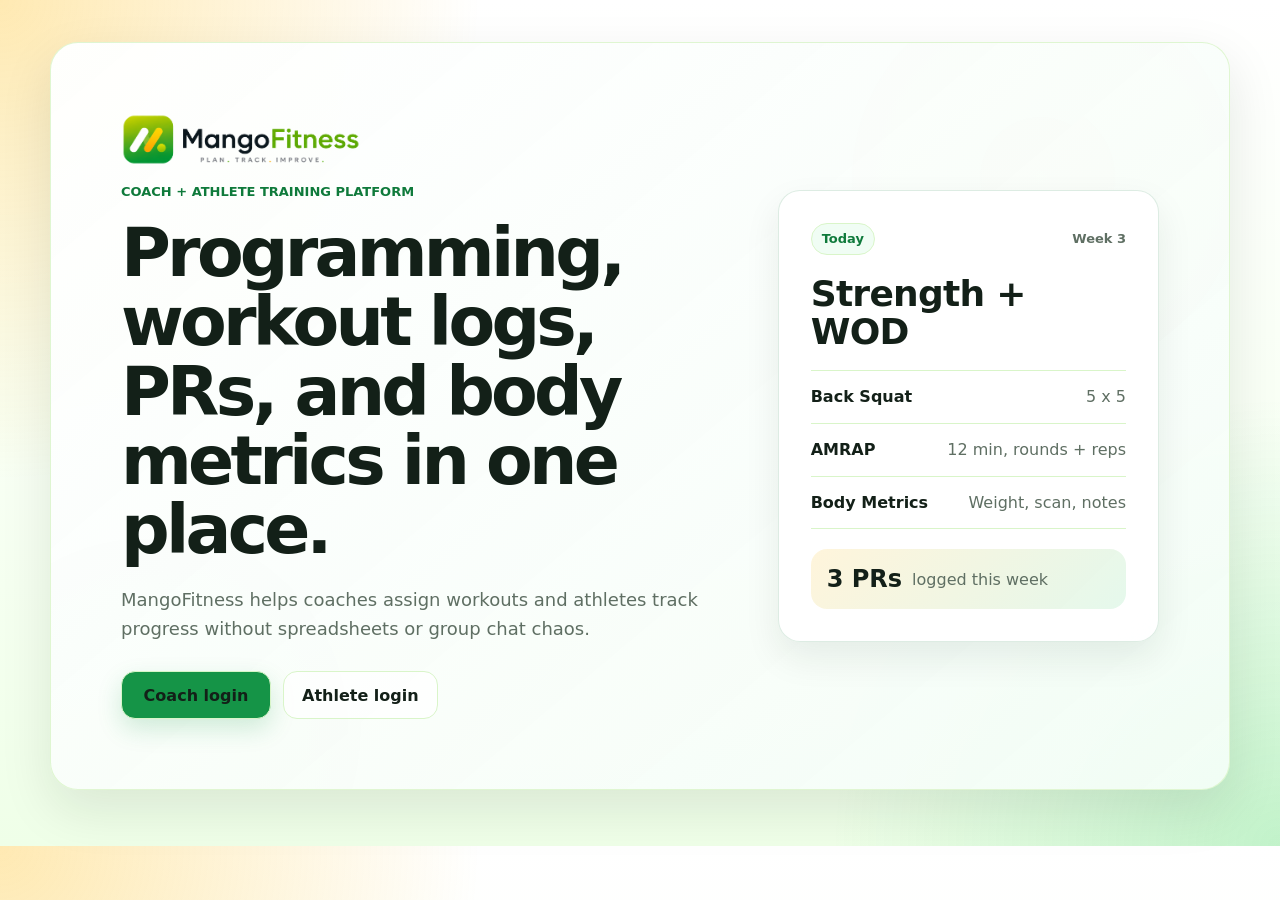
<file: index.html>
<!DOCTYPE html>
<html lang="en">
<head>
  <meta charset="UTF-8" />
  <meta name="viewport" content="width=device-width, initial-scale=1, viewport-fit=cover" />
  <meta http-equiv="Cache-Control" content="no-store, no-cache, must-revalidate" />
  <meta http-equiv="Pragma" content="no-cache" />
  <meta http-equiv="Expires" content="0" />
  <title>MangoFitness | Training Platform</title>
  <link rel="stylesheet" href="assets/styles.css?v=20260905-cindy-rounds-reps" />
  <link rel="manifest" href="manifest.webmanifest?v=20260905-cindy-rounds-reps" />
  <link rel="apple-touch-icon" href="assets/mangofitness-icon.png?v=20260711-landing-repair" />
  <link rel="icon" type="image/png" sizes="512x512" href="assets/mangofitness-icon.png?v=20260711-landing-repair" />
  <meta name="theme-color" content="#f59e0b" />
  <meta name="apple-mobile-web-app-capable" content="yes" />
  <meta name="apple-mobile-web-app-title" content="MangoFitness" />
</head>
<body>
  <main class="landing">
    <section class="landing-hero" aria-labelledby="landingTitle">
      <div class="landing-copy">
        <a class="brand-home-link home-logo" href="index.html" aria-label="MangoFitness home">
          <img class="landing-brand-logo" src="assets/mangofitness-logo.png?v=20260711-landing-repair" alt="MangoFitness" />
        </a>
        <p class="eyebrow">Coach + athlete training platform</p>
        <h1 id="landingTitle">Programming, workout logs, PRs, and body metrics in one place.</h1>
        <p class="landing-lead">MangoFitness helps coaches assign workouts and athletes track progress without spreadsheets or group chat chaos.</p>
        <div class="landing-actions" aria-label="Portal login links">
          <a class="button-link button-primary" href="admin.html">Coach login</a>
          <a class="button-link button-secondary" href="athlete.html">Athlete login</a>
        </div>
      </div>

      <aside class="landing-preview-card" aria-label="MangoFitness workout preview">
        <div class="preview-card-header">
          <span class="pill">Today</span>
          <span>Week 3</span>
        </div>
        <h2>Strength + WOD</h2>
        <div class="preview-workout-list">
          <p><strong>Back Squat</strong><span>5 x 5</span></p>
          <p><strong>AMRAP</strong><span>12 min, rounds + reps</span></p>
          <p><strong>Body Metrics</strong><span>Weight, scan, notes</span></p>
        </div>
        <div class="preview-stats">
          <strong>3 PRs</strong>
          <span>logged this week</span>
        </div>
      </aside>
    </section>
  </main>
</body>
</html>
</file>
<file: assets/styles.css>
:root {
  --color-bg: #f8fff4;
  --color-surface: #ffffff;
  --color-surface-soft: #f0fdf4;
  --color-text: #132018;
  --color-muted: #5f6f63;
  --color-mango: #ffb703;
  --color-green: #22c55e;
  --color-green-dark: #0f7a3b;
  --color-danger: #b91c1c;
  --border-soft: #d9f5c9;
  --radius-sm: 12px;
  --radius-md: 16px;
  --radius-lg: 22px;
  --radius-xl: 28px;
  --shadow-card: 0 14px 34px rgba(15, 23, 42, 0.08);
  --shadow-lifted: 0 22px 54px rgba(15, 23, 42, 0.14);
  --page-max: 1180px;
  --card-max: 980px;

  --bg: var(--color-bg);
  --card: var(--color-surface);
  --text: var(--color-text);
  --muted: var(--color-muted);
  --line: var(--border-soft);
  --accent: var(--color-mango);
  --accent-dark: var(--color-green-dark);
  --accent-green: var(--color-green);
  --green-dark: var(--color-green-dark);
  --soft: var(--color-surface-soft);
}

* { box-sizing: border-box; }
html { -webkit-text-size-adjust: 100%; }
body {
  margin: 0;
  font-family: Inter, system-ui, -apple-system, BlinkMacSystemFont, "Segoe UI", sans-serif;
  background:
    radial-gradient(circle at top left, rgba(255, 183, 3, 0.30), transparent 30rem),
    radial-gradient(circle at bottom right, rgba(34, 197, 94, 0.22), transparent 28rem),
    linear-gradient(180deg, #ffffff 0%, var(--bg) 54%, #efffe8 100%);
  color: var(--text);
}

.container {
  max-width: 1180px;
  margin: 0 auto;
  padding: 20px;
  padding-bottom: 40px;
}

.card {
  background: var(--card);
  border: 1px solid var(--line);
  border-radius: 22px;
  padding: 18px;
  box-shadow: 0 14px 34px rgba(34, 197, 94, 0.10);
}

.card.hero {
  border: 0;
  color: white;
  background: linear-gradient(135deg, #fb7185 0%, #ffb703 42%, #22c55e 100%);
  box-shadow: 0 20px 46px rgba(34,197,94,.20);
}

.card.hero.app-shell {
  border: 1px solid rgba(217, 245, 201, .82);
  color: var(--text);
  background:
    linear-gradient(140deg, rgba(255, 255, 255, .94), rgba(240, 253, 244, .88)),
    radial-gradient(circle at 82% 18%, rgba(255, 183, 3, .22), transparent 16rem),
    radial-gradient(circle at 12% 92%, rgba(34, 197, 94, .16), transparent 18rem);
  box-shadow: var(--shadow-card);
}
.card.hero.app-shell .muted {
  color: var(--muted);
}
.card.hero.app-shell .app-tab,
.card.hero.app-shell button.app-tab {
  color: #516055;
}
.card.hero.app-shell .app-tab:hover,
.card.hero.app-shell button.app-tab:hover,
.card.hero.app-shell .app-tab.active,
.card.hero.app-shell .app-tab[aria-current="page"] {
  color: var(--green-dark);
}
.card.hero.app-shell .athlete-log-counter {
  border-color: rgba(15, 122, 59, .16);
  background: rgba(255, 255, 255, .72);
  color: var(--green-dark);
}

.topbar {
  display: flex;
  justify-content: space-between;
  align-items: flex-start;
  gap: 16px;
  margin-bottom: 20px;
  flex-wrap: wrap;
}

.card.hero.topbar { row-gap: 0; }
.hero-main {
  width: 100%;
  display: flex;
  justify-content: space-between;
  align-items: flex-start;
  gap: 16px;
  flex-wrap: wrap;
}
.hero-description { width: 100%; margin: 2px 0 0; max-width: 720px; }
.hero .muted { color: rgba(255,255,255,.82); }
.athlete-log-counter {
  display: inline-flex;
  align-items: baseline;
  gap: 6px;
  width: max-content;
  max-width: 100%;
  margin-top: 10px;
  padding: 7px 10px;
  border: 1px solid rgba(255,255,255,.5);
  border-radius: 999px;
  background: rgba(255,255,255,.18);
  color: white;
  font-size: 13px;
  line-height: 1;
}
.athlete-log-counter strong {
  font-size: 16px;
}
.athlete-log-counter span {
  white-space: nowrap;
}
.athlete-log-flame {
  width: 23px;
  height: 23px;
  padding: 3px;
  flex: 0 0 auto;
  border-radius: 999px;
  background: rgba(255,255,255,.92);
  fill: #f97316;
  box-shadow: 0 1px 4px rgba(15, 23, 42, .10);
}
.athlete-log-flame path + path {
  fill: #fed7aa;
  opacity: .95;
}

/* Branding */
.brand-home-link,
.logo-wrap {
  display: inline-flex;
  align-items: center;
  flex: 0 0 auto;
  background: transparent;
  border: 0;
  box-shadow: none;
  padding: 0;
  border-radius: 0;
  overflow: visible;
  text-decoration: none;
}
.app-brand-logo,
.portal-brand-logo {
  display: block;
  width: clamp(210px, 23vw, 280px);
  max-width: 100%;
  height: auto;
  object-fit: contain;
  flex: 0 0 auto;
  background: transparent;
  border: 0;
  box-shadow: none;
  padding: 0;
  border-radius: 0;
}
.landing-brand-logo {
  display: block;
  width: clamp(190px, 20vw, 240px);
  max-width: 100%;
  height: auto;
  object-fit: contain;
  background: transparent;
  border: 0;
  box-shadow: none;
  padding: 0;
  border-radius: 0;
}

/* App Header */
.brand-heading,
.app-header-inner {
  display: flex;
  align-items: center;
  gap: 18px;
  width: min(100%, 1180px);
  margin-inline: auto;
  min-width: 0;
}
.brand-heading {
  flex: 0 1 auto;
}
.portal-heading {
  min-width: 0;
}
h1 {
  margin: 0 0 6px;
  font-size: 32px;
  line-height: 1.1;
  letter-spacing: -0.03em;
  white-space: normal;
}
.portal-heading h1 {
  margin: 0;
  font-size: clamp(18px, 1.7vw, 24px);
  line-height: 1.08;
  letter-spacing: -0.02em;
  white-space: normal;
}
.header-actions {
  margin-left: auto;
  flex: 0 0 auto;
}
h2 { margin:0 0 10px; font-size:22px; letter-spacing:-.02em; }

.actions { display:flex; gap:10px; flex-wrap:wrap; }
.top-actions { align-items:center; gap:14px; flex-shrink:0; }
.nav-link { color:white; font-size:14px; font-weight:800; text-decoration:none; }
.nav-link:hover,
.nav-link.active,
.nav-link[aria-current="page"] {
  text-decoration: underline;
  text-underline-offset: 4px;
}
.link-button {
  appearance: none;
  background: transparent;
  border: 0;
  border-radius: 0;
  box-shadow: none;
  color: white;
  cursor: pointer;
  display: inline;
  font: inherit;
  font-size: 14px;
  font-weight: 800;
  min-height: 0;
  padding: 0;
}
.link-button:hover {
  box-shadow: none;
  text-decoration: underline;
  transform: none;
}
.nav-separator { color:rgba(255,255,255,.72); font-weight:700; }

.app-shell .hero-main {
  align-items: center;
}
.app-shell .brand-heading {
  min-width: 0;
}
.app-shell .portal-heading h1 {
  min-width: 0;
  overflow-wrap: anywhere;
  font-weight: 760;
}
.app-nav-row {
  display: flex;
  align-items: center;
  justify-content: flex-end;
  gap: 12px;
  flex: 1 1 520px;
  min-width: 0;
  margin-left: auto;
}
.app-tabs {
  display: flex;
  align-items: center;
  gap: 4px;
  max-width: 100%;
  padding: 0;
  overflow-x: auto;
  border: 0;
  border-radius: 0;
  background: transparent;
  box-shadow: none;
  scrollbar-width: none;
}
.app-tabs::-webkit-scrollbar {
  display: none;
}
.app-tab {
  flex: 0 0 auto;
  min-height: 34px;
  padding: 8px 10px;
  border-radius: 0;
  color: rgba(255, 255, 255, .86);
  font-size: 13px;
  font-weight: 800;
  line-height: 1;
  text-decoration: none;
  white-space: nowrap;
}
.app-tab:hover,
.app-tab.active,
.app-tab[aria-current="page"] {
  background: transparent;
  color: white;
  text-decoration: underline;
  text-decoration-thickness: 2px;
  text-underline-offset: 6px;
}

/* Landing Page */
.landing {
  width: min(100% - 40px, var(--page-max));
  margin: 0 auto;
  padding: 42px 0 56px;
}
.landing-hero {
  display: grid;
  grid-template-columns: minmax(0, 1.15fr) minmax(320px, .75fr);
  align-items: center;
  gap: clamp(40px, 6vw, 72px);
  min-height: min(660px, calc(100vh - 84px));
  padding: clamp(28px, 6vw, 70px);
  border: 1px solid rgba(217, 245, 201, .82);
  border-radius: var(--radius-xl);
  background:
    linear-gradient(140deg, rgba(255, 255, 255, .97), rgba(244, 253, 247, .92)),
    radial-gradient(circle at 84% 18%, rgba(255, 183, 3, .14), transparent 16rem),
    radial-gradient(circle at 8% 92%, rgba(34, 197, 94, .10), transparent 20rem);
  box-shadow: 0 20px 52px rgba(15, 32, 24, .10);
  overflow: hidden;
}
.landing-copy h1 {
  max-width: 720px;
  margin: 18px 0 0;
  font-size: clamp(44px, 5.5vw, 68px);
  line-height: 1.02;
  letter-spacing: -0.055em;
  white-space: normal;
}
.landing .home-logo {
  display: inline-flex;
  flex: 0 0 auto;
  margin-bottom: 18px;
}
.eyebrow {
  margin: 0;
  color: var(--green-dark);
  font-size: 13px;
  font-weight: 850;
  line-height: 1.2;
  text-transform: uppercase;
}
.landing-lead {
  max-width: 640px;
  margin: 20px 0 0;
  color: var(--muted);
  font-size: 18px;
  line-height: 1.62;
}
.landing-actions {
  display: flex;
  flex-wrap: wrap;
  gap: 12px;
  margin-top: 28px;
}
.landing-actions .button-link {
  min-width: 150px;
  min-height: 48px;
  padding: 13px 18px;
  border-radius: 14px;
  font-weight: 800;
}
.button-primary {
  color: #ffffff;
  background: #159447;
  border: 1px solid #159447;
  box-shadow: 0 10px 24px rgba(21, 148, 71, .18);
}
.button-secondary {
  color: #166534;
  background: rgba(255, 255, 255, .78);
  border: 1px solid rgba(22, 101, 52, .22);
  box-shadow: none;
}
.button-primary:hover,
.button-primary:focus-visible {
  background: #0f7a3b;
  border-color: #0f7a3b;
  color: #ffffff;
}
.button-secondary:hover,
.button-secondary:focus-visible {
  background: rgba(240, 253, 244, .96);
  border-color: rgba(21, 148, 71, .42);
  color: #0f7a3b;
}
.button-primary:focus-visible,
.button-secondary:focus-visible {
  outline: 3px solid rgba(21, 148, 71, .22);
  outline-offset: 3px;
}
.landing-preview-card {
  align-self: center;
  display: flex;
  flex-direction: column;
  justify-content: flex-start;
  gap: 20px;
  min-height: 0;
  padding: clamp(24px, 3vw, 32px);
  border: 1px solid rgba(15, 122, 59, .14);
  border-radius: var(--radius-lg);
  background: rgba(255, 255, 255, .92);
  box-shadow: 0 16px 36px rgba(15, 32, 24, .08);
  backdrop-filter: blur(18px);
}
.preview-card-header,
.preview-workout-list p,
.preview-stats {
  display: flex;
  align-items: center;
  justify-content: space-between;
  gap: 14px;
}
.preview-card-header {
  color: var(--muted);
  font-size: 13px;
  font-weight: 800;
}
.pill {
  display: inline-flex;
  align-items: center;
  min-height: 28px;
  padding: 6px 10px;
  border-radius: 999px;
  background: var(--color-surface-soft);
  color: var(--green-dark);
  font-size: 12px;
  font-weight: 850;
}
.landing-preview-card h2 {
  margin: 0;
  font-size: clamp(26px, 3vw, 36px);
  line-height: 1.05;
}
.preview-workout-list {
  display: grid;
  gap: 0;
  border-top: 1px solid var(--line);
}
.preview-workout-list p {
  margin: 0;
  padding: 15px 0;
  border-bottom: 1px solid var(--line);
  color: var(--muted);
  line-height: 1.35;
}
.preview-workout-list strong {
  color: var(--text);
}
.preview-workout-list span {
  text-align: right;
}
.preview-stats {
  justify-content: flex-start;
  gap: 10px;
  padding: 16px;
  border-radius: var(--radius-md);
  background: linear-gradient(135deg, rgba(255, 183, 3, .14), rgba(34, 197, 94, .12));
  color: var(--muted);
}
.preview-stats strong {
  color: var(--text);
  font-size: 24px;
}
.grid-2 { display:grid; grid-template-columns:repeat(2, minmax(0, 1fr)); gap:16px; }
.home-card { color:inherit; text-decoration:none; }
.home-card p { color:var(--muted); margin:0; line-height:1.5; }

.auth-card { max-width:440px; width:100%; margin:0 auto; }
.connection-status-banner {
  max-width:440px;
  margin:12px auto 0;
  padding:8px 12px;
  border:1px solid rgba(180,83,9,.28);
  border-radius:12px;
  background:#fff7ed;
  color:#9a3412;
  font-size:13px;
  font-weight:600;
  line-height:1.35;
  text-align:center;
}
.password-input-wrap { position:relative; }
.password-input-wrap input { padding-right:74px; }
.password-visibility-toggle {
  position:absolute;
  top:1px;
  right:1px;
  min-width:64px;
  min-height:44px;
  padding:0 12px;
  border:0;
  background:transparent;
  color:var(--green-dark);
  box-shadow:none;
}
.password-visibility-toggle:hover { background:var(--soft); }
.password-visibility-toggle:focus-visible {
  outline:3px solid rgba(34,197,94,.20);
  outline-offset:-3px;
}
.field { margin-bottom:12px; }
.field label { display:block; font-size:13px; font-weight:700; line-height:1.2; margin-bottom:6px; }
.field input, .field textarea, .field select { margin:0; }
input, textarea, select {
  width:100%;
  border:1px solid var(--line);
  border-radius:14px;
  padding:12px 14px;
  min-height:46px;
  font-size:16px;
  box-sizing:border-box;
  background:white;
  color:var(--text);
  outline-color:var(--accent);
}
input:focus, textarea:focus, select:focus {
  outline:3px solid rgba(34,197,94,.20);
  border-color:var(--accent);
}
textarea[data-auto-expand-notes] {
  min-height: 46px;
  overflow: hidden;
  resize: none;
  line-height: 1.35;
}
button {
  border:1px solid var(--line);
  background:white;
  color:var(--text);
  border-radius:14px;
  padding:12px 14px;
  min-height:44px;
  font-family:inherit;
  font-size:14px;
  cursor:pointer;
  transition:.15s ease;
  display:inline-flex;
  align-items:center;
  justify-content:center;
  gap:8px;
  text-decoration:none;
  font-weight:600;
}
button.primary,
a.primary.button-link {
  background: var(--soft);
  color: var(--green-dark);
  border-color: rgba(34, 197, 94, .35);
  box-shadow: 0 8px 18px rgba(34,197,94,.10);
}
a.button-link {
  border:1px solid var(--line);
  border-radius:14px;
  padding:12px 14px;
  min-height:44px;
  display:inline-flex;
  align-items:center;
  justify-content:center;
  gap:8px;
  color: var(--text);
  text-decoration:none;
  font-weight:600;
}
button:hover,
a.button-link:hover { transform:translateY(-1px); box-shadow:0 4px 16px rgba(15,23,42,.08); }

button.app-tab {
  appearance: none;
  min-height: 34px;
  padding: 8px 10px;
  border: 0;
  border-radius: 0;
  background: transparent;
  color: rgba(255, 255, 255, .86);
  box-shadow: none;
  cursor: pointer;
  font-family: inherit;
  font-size: 13px;
  font-weight: 800;
  line-height: 1;
  text-decoration: none;
  white-space: nowrap;
}
button.app-tab:hover {
  background: transparent;
  color: white;
  box-shadow: none;
  text-decoration: underline;
  text-decoration-thickness: 2px;
  text-underline-offset: 6px;
  transform: none;
}
.muted { color:var(--muted); }
.hidden { display:none !important; }

.mobile-bottom-nav {
  display: none;
}

/* Responsive */
@media (max-width: 900px) {
  .landing-hero {
    grid-template-columns: 1fr;
    min-height: auto;
  }
  .landing-preview-card {
    width: 100%;
    max-width: 620px;
  }
  .coach-command-center {
    grid-template-columns: 1fr;
  }
  .dashboard-stats {
    grid-template-columns: 1fr;
  }
  .floating-create-button {
    width: 100%;
  }
}

@media (max-width: 900px) and (orientation: landscape) {
  .hero-main > div:first-child { width:100%; flex:0 0 100%; }
  .hero .top-actions { width:100%; justify-content:flex-start; }
  .actions { width:100%; }
  .actions > * { flex:1 1 calc(50% - 8px); }
  .hero .top-actions > * { flex:0 0 auto; }

  .app-shell .portal-brand-logo {
    width: 220px;
  }
  .app-shell .portal-heading h1 {
    font-size: 24px;
  }
  .app-nav-row {
    width: 100%;
    flex: 1 1 100%;
    justify-content: flex-start;
    gap: 8px;
    margin-left: 0;
    flex-wrap: wrap;
  }
  .app-tabs {
    flex: 1 1 100%;
    min-width: 0;
    flex-wrap: wrap;
    overflow-x: visible;
  }
  .app-tab,
  button.app-tab {
    flex: 1 1 auto;
    min-height: 32px;
    padding: 8px 9px;
    font-size: 12px;
    text-align: center;
  }
}

@media (max-width: 760px) {
  .app-shell .portal-brand-logo {
    width: 200px;
  }
  .landing-brand-logo {
    width: 200px;
  }
}

@media (max-width: 640px) {
  body.has-mobile-bottom-nav {
    padding-bottom: calc(74px + env(safe-area-inset-bottom));
    --mobile-bottom-nav-clearance: calc(86px + env(safe-area-inset-bottom));
  }
  .app-tabs.athlete-nav .app-tab:not(.app-sign-out) {
    display: none;
  }
  .app-tabs.athlete-nav {
    justify-content: flex-end;
  }
  .mobile-bottom-nav {
    position: fixed;
    left: 12px;
    right: 12px;
    bottom: calc(10px + env(safe-area-inset-bottom));
    z-index: 80;
    display: grid;
    grid-template-columns: repeat(4, minmax(0, 1fr));
    gap: 4px;
    padding: 6px;
    border: 1px solid rgba(15, 23, 42, .10);
    border-radius: 18px;
    background: rgba(255, 255, 255, .96);
    box-shadow: 0 16px 34px rgba(15, 23, 42, .16);
    backdrop-filter: blur(14px);
  }
  .mobile-bottom-nav a {
    min-width: 0;
    padding: 10px 6px;
    border-radius: 12px;
    color: #516055;
    font-size: 12px;
    font-weight: 850;
    line-height: 1;
    text-align: center;
    text-decoration: none;
    white-space: nowrap;
  }
  .mobile-bottom-nav a.active,
  .mobile-bottom-nav a[aria-current="page"] {
    background: var(--soft);
    color: var(--green-dark);
    border: 1px solid rgba(34, 197, 94, .30);
  }
  .container {
    padding: 14px;
    padding-bottom: 28px;
  }
  .app-header-inner,
  .brand-heading {
    display: grid;
    grid-template-columns: 1fr auto;
    gap: 10px 12px;
  }
  .portal-heading {
    grid-column: 1 / -1;
  }
  .portal-brand-logo {
    width: 190px;
  }
  .app-nav-row {
    width: 100%;
    flex: 1 1 100%;
    justify-content: flex-start;
    gap: 8px;
    margin-left: 0;
    flex-wrap: wrap;
  }
  .app-tabs {
    flex: 1 1 100%;
    min-width: 0;
    flex-wrap: wrap;
    overflow-x: visible;
  }
  .app-tab,
  button.app-tab {
    flex: 1 1 auto;
    min-height: 32px;
    padding: 8px 9px;
    font-size: 12px;
    text-align: center;
  }
  .grid-2 {
    grid-template-columns: 1fr;
  }
  .top-actions {
    width: 100%;
    justify-content: flex-start;
    align-items: flex-start;
    gap: 10px 16px;
  }
  .top-actions > *,
  .hero .top-actions > * {
    flex: 0 0 auto;
  }
  .actions {
    width: 100%;
  }
  .actions > * {
    flex: 1 1 calc(50% - 8px);
  }
}

@media (max-width: 600px) {
  .landing {
    width: min(100% - 24px, var(--page-max));
    padding: 16px 0 32px;
  }
  .landing-hero {
    gap: 28px;
    padding: 24px;
    border-radius: 22px;
  }
  .landing-brand-logo {
    width: 176px;
  }
  .landing-copy h1 {
    font-size: clamp(36px, 11vw, 44px);
    line-height: 1.02;
  }
  .eyebrow {
    font-size: 12px;
  }
  .landing-lead {
    font-size: 16px;
    line-height: 1.5;
  }
  .landing-actions {
    display: grid;
    grid-template-columns: 1fr;
  }
  .landing-actions .button-link {
    width: 100%;
  }
  .landing-copy,
  .landing-preview-card {
    min-width: 0;
  }
  .landing-preview-card {
    padding: 20px;
    gap: 18px;
  }
}

@media (max-width: 380px) {
  .portal-heading h1 {
    font-size: 20px;
  }
}

.dashboard-stack {
  display: grid;
  gap: 16px;
}
.dashboard-card {
  max-width: 900px;
  width: 100%;
  margin: 0 auto;
  position: relative;
}
.athlete-page .dashboard-stack {
  width: 100%;
}
.athlete-page .program-schedule-card {
  width: 100%;
  max-width: none;
  margin-left: 0;
  margin-right: 0;
}
.athlete-page .program-schedule-card .athlete-program-calendar {
  width: 100%;
}
.section-head {
  display: flex;
  justify-content: space-between;
  align-items: flex-start;
  gap: 14px;
  margin-bottom: 14px;
}
.section-head.compact { align-items: center; }
.section-head h2,
.section-head h3 { margin: 0; }
.builder-form { display: grid; gap: 12px; }
.form-grid { gap: 12px; }
.exercise-rows,
.list-stack {
  display: grid;
  gap: 12px;
  min-width: 0;
}
.exercise-row,
.item-card,
.result-form {
  border: 1px solid var(--line);
  border-radius: 18px;
  background: var(--soft);
  min-width: 0;
  padding: 14px;
}
.exercise-row {
  display: grid;
  gap: 10px;
}
.mini-grid {
  display: grid;
  grid-template-columns: repeat(3, minmax(0, 1fr));
  gap: 10px;
}
.form-actions { margin-top: 2px; }
.wide-add-button { width: 100%; }
.info-panel {
  border: 1px solid rgba(15, 122, 59, .18);
  border-radius: 16px;
  background: rgba(34, 197, 94, .08);
  color: var(--text);
  padding: 12px 14px;
  line-height: 1.45;
}
.ai-program-card {
  border: 1px solid rgba(15, 122, 59, .18);
  border-radius: 14px;
  background: rgba(34, 197, 94, .06);
  padding: 14px;
  display: grid;
  gap: 12px;
  order: -1;
}
.ai-program-card .field,
.ai-program-card .section-head {
  margin-bottom: 0;
}
.ai-program-actions {
  justify-content: flex-start;
}
.client-search-field {
  margin-bottom: 16px;
}
.client-profile-list {
  margin-top: 4px;
}
.client-profile-card {
  display: block;
}
.client-profile-summary {
  display: flex;
  justify-content: space-between;
  align-items: center;
  gap: 14px;
  cursor: pointer;
  list-style: none;
}
.client-profile-summary::-webkit-details-marker { display: none; }
.client-profile-summary::before {
  content: "▸";
  color: var(--accent-dark);
  font-weight: 900;
  margin-right: 2px;
}
.client-profile-card[open] .client-profile-summary::before { content: "▾"; }
.client-profile-summary > span:first-child {
  display: grid;
  gap: 2px;
  flex: 1;
}
.client-profile-details {
  border-top: 1px solid var(--line);
  margin-top: 12px;
  padding-top: 12px;
}
.client-profile-actions { width: auto; justify-content: flex-start; margin-top: 10px; }
.item-head {
  display: flex;
  justify-content: space-between;
  align-items: flex-start;
  gap: 12px;
}
.item-head p,
.item-card p,
.result-form p {
  line-height: 1.45;
  margin: 4px 0 0;
  overflow-wrap: anywhere;
}
.item-actions { width: auto; justify-content: flex-end; }
.workout-program-card {
  background: white;
  border-color: var(--border-soft);
  box-shadow: var(--shadow-card);
}
.workout-program-card > .item-head {
  align-items: start;
}
.program-card-title-group {
  display: grid;
  gap: 8px;
  min-width: 0;
}
.program-card-title-group > strong {
  color: var(--text);
  font-size: 20px;
  line-height: 1.2;
}
.program-card-topline {
  align-items: center;
  display: flex;
  flex-wrap: wrap;
  gap: 8px;
}
.program-date-pill,
.program-assignment-pill {
  align-items: center;
  background: var(--soft);
  border: 1px solid var(--line);
  border-radius: 999px;
  color: var(--green-dark);
  display: inline-flex;
  font-size: 12px;
  font-weight: 800;
  min-height: 30px;
  padding: 5px 10px;
}
.program-assignment-pill {
  background: rgba(240, 253, 244, .72);
}
.program-item-count {
  color: var(--muted);
  font-size: 13px;
  font-weight: 700;
}
.program-summary-grid {
  display: grid;
  gap: 10px;
  grid-template-columns: repeat(3, minmax(0, 1fr));
  margin-top: 14px;
}
.program-summary-block {
  background: var(--surface);
  border: 1px solid var(--line);
  border-radius: 14px;
  display: grid;
  gap: 5px;
  min-width: 0;
  padding: 12px;
}
.program-summary-block span {
  color: var(--muted);
  font-size: 12px;
  font-weight: 800;
  text-transform: uppercase;
}
.program-summary-block strong {
  color: var(--text);
  font-size: 14px;
  line-height: 1.35;
  overflow-wrap: anywhere;
}
.program-card-actions {
  align-items: center;
}
.program-more-menu {
  position: relative;
}
.program-more-menu summary {
  align-items: center;
  background: white;
  border: 1px solid var(--line);
  border-radius: 14px;
  color: var(--text);
  cursor: pointer;
  display: inline-flex;
  font-size: 14px;
  font-weight: 700;
  justify-content: center;
  list-style: none;
  min-height: 44px;
  padding: 10px 12px;
}
.program-more-menu summary::-webkit-details-marker {
  display: none;
}
.program-more-panel {
  background: white;
  border: 1px solid var(--line);
  border-radius: 14px;
  box-shadow: var(--shadow-card);
  display: grid;
  gap: 8px;
  min-width: 170px;
  padding: 8px;
  position: absolute;
  right: 0;
  top: calc(100% + 6px);
  z-index: 12;
}
.program-more-menu:not([open]) .program-more-panel {
  display: none;
}
.program-more-panel .danger-button {
  width: 100%;
}
.clean-list {
  margin: 12px 0 0;
  padding-left: 18px;
  line-height: 1.6;
}
.pill {
  display: inline-flex;
  align-items: center;
  min-height: 32px;
  padding: 6px 10px;
  border-radius: 999px;
  background: var(--soft);
  border: 1px solid var(--line);
  color: var(--accent-dark);
  font-size: 13px;
  font-weight: 800;
  white-space: nowrap;
}
.empty-state { margin: 0; }

.coach-command-center {
  display: grid;
  grid-template-columns: minmax(0, 1fr) auto;
  align-items: stretch;
  gap: 16px;
}
.dashboard-stats {
  display: grid;
  grid-template-columns: repeat(3, minmax(0, 1fr));
  gap: 14px;
}
.stat-card {
  display: grid;
  gap: 6px;
  min-width: 0;
  padding: 18px;
  border: 1px solid var(--line);
  border-radius: var(--radius-md);
  background: rgba(255, 255, 255, .86);
  box-shadow: var(--shadow-card);
}
.stat-card span {
  color: var(--green-dark);
  font-size: 12px;
  font-weight: 850;
  line-height: 1.2;
  text-transform: uppercase;
}
.stat-card strong {
  color: var(--text);
  font-size: 32px;
  line-height: 1;
}
.stat-card p {
  margin: 0;
  color: var(--muted);
  font-size: 14px;
  line-height: 1.35;
}
.floating-create-button {
  align-self: center;
  min-width: 170px;
  border-radius: 999px;
  box-shadow: 0 14px 30px rgba(34, 197, 94, .22);
  white-space: nowrap;
}
.workout-builder-panel.hidden {
  display: none;
}

.athlete-progress-card,
.today-workout-card {
  border: 1px solid var(--line);
  border-radius: var(--radius-lg);
  background: rgba(255, 255, 255, .88);
  box-shadow: var(--shadow-card);
}
.athlete-progress-card {
  display: flex;
  align-items: center;
  gap: 12px;
  padding: 16px 18px;
  color: var(--muted);
}
.athlete-progress-card strong {
  color: var(--text);
  font-size: 28px;
  line-height: 1;
}
.athlete-progress-card span {
  font-weight: 750;
}
.today-workout-card {
  display: grid;
  gap: 16px;
  padding: clamp(20px, 4vw, 28px);
}
.today-workout-card h2 {
  margin: 0;
  font-size: clamp(28px, 4vw, 40px);
  line-height: 1.05;
  letter-spacing: 0;
  white-space: normal;
}
.card-topline,
.today-workout-actions {
  display: flex;
  align-items: center;
  justify-content: space-between;
  gap: 12px;
  flex-wrap: wrap;
}
.today-workout-blocks {
  display: grid;
  gap: 10px;
}
.workout-block {
  display: flex;
  align-items: baseline;
  justify-content: space-between;
  gap: 14px;
  padding: 14px 0;
  border-bottom: 1px solid var(--line);
}
.workout-block span {
  color: var(--green-dark);
  font-size: 12px;
  font-weight: 850;
  text-transform: uppercase;
}
.workout-block strong {
  text-align: right;
}
.today-workout-empty {
  margin: 0;
  color: var(--muted);
  line-height: 1.45;
}
@media (max-width: 900px) and (orientation: landscape), (max-width: 640px) {
  .coach-command-center {
    grid-template-columns: 1fr;
  }
  .dashboard-stats {
    grid-template-columns: 1fr;
  }
  .floating-create-button,
  .today-workout-actions button {
    width: 100%;
  }
  .workout-block {
    align-items: flex-start;
    flex-direction: column;
  }
  .workout-block strong {
    text-align: left;
  }
}
.narrow-field { max-width: 240px; }
.progress-filter-grid {
  display: grid;
  grid-template-columns: minmax(180px, .8fr) minmax(220px, 1.4fr) minmax(150px, .7fr);
  gap: 14px;
  align-items: end;
  margin-bottom: 22px;
}
.athlete-progress-filter-grid {
  grid-template-columns: minmax(220px, 1.2fr) minmax(160px, .8fr) minmax(180px, .9fr) minmax(140px, .65fr) minmax(120px, .55fr);
}
.progress-filter-summary {
  margin: -10px 0 18px;
  font-size: 13px;
}
.progress-timeline,
.progress-log-list {
  display: grid;
  gap: 16px;
}
.progress-overview-wrap {
  overflow-x: auto;
  border: 1px solid var(--line);
  border-radius: 18px;
  background: white;
}
.progress-overview-table {
  width: 100%;
  border-collapse: collapse;
  min-width: 520px;
}
.progress-overview-table th,
.progress-overview-table td {
  border-bottom: 1px solid var(--line);
  padding: 12px;
  text-align: left;
  vertical-align: middle;
}
.progress-overview-table th {
  color: var(--muted);
  font-size: 12px;
  text-transform: uppercase;
  letter-spacing: .04em;
}
.progress-overview-table tbody tr:last-child td { border-bottom: 0; }
.progress-category-row td {
  background: var(--soft);
  color: var(--accent-dark);
  font-size: 12px;
  font-weight: 900;
  letter-spacing: .06em;
  text-transform: uppercase;
}
.progress-overview-row.has-pr td { background: rgba(255, 183, 3, .08); }
.progress-overview-table th:first-child,
.progress-overview-table td:first-child {
  width: 44px;
  padding-right: 4px;
  text-align: center;
}
.progress-overview-row td:nth-child(2) {
  display: grid;
  gap: 3px;
}
.progress-overview-row td:nth-child(3),
.progress-overview-row td:nth-child(4) { white-space: nowrap; }
.progress-detail-row td {
  background: var(--soft);
  padding: 0;
}
.progress-detail-row .progress-log-list {
  padding: 14px;
}
.progress-toggle {
  width: 34px;
  min-height: 34px;
  padding: 0;
  border-radius: 999px;
  font-size: 18px;
  font-weight: 900;
  color: var(--accent-dark);
}
.progress-log-list {
  border-top: 1px solid var(--line);
  margin-top: 16px;
  padding-top: 16px;
}
.progress-chart-card,
.progress-table-wrap {
  border: 1px solid var(--line);
  border-radius: 16px;
  background: white;
  padding: 14px;
}
.progress-chart-head {
  display: flex;
  justify-content: space-between;
  gap: 12px;
  margin-bottom: 8px;
}
.progress-chart-wrap {
  overflow-x: auto;
}
.progress-chart-wrap svg {
  display: block;
  min-width: 420px;
  width: 100%;
}
.progress-chart-dates {
  display: flex;
  justify-content: space-between;
  gap: 10px;
  color: var(--muted);
  font-size: 12px;
  margin-top: 4px;
}
.progress-table-wrap {
  max-width: 100%;
  min-width: 0;
  overflow-x: auto;
  overflow-y: hidden;
  overscroll-behavior-x: contain;
  -webkit-overflow-scrolling: touch;
  touch-action: pan-x;
}
.progress-table {
  width: 100%;
  border-collapse: collapse;
  min-width: 560px;
}
.strength-progress-table {
  min-width: 680px;
}
.progress-table th,
.progress-table td {
  border-bottom: 1px solid var(--line);
  padding: 10px 8px;
  text-align: left;
  vertical-align: top;
}
.progress-table th {
  color: var(--muted);
  font-size: 12px;
  text-transform: uppercase;
  letter-spacing: .04em;
}
.progress-table td:first-child,
.progress-table td:nth-child(2),
.progress-table td:nth-child(3),
.progress-table td:nth-child(4) { white-space: nowrap; }
.coach-results-groups,
.coach-results-group,
.progress-category-block { min-width: 0; }
.progress-category-block {
  display: grid;
  gap: 12px;
}
.progress-category-head {
  display: flex;
  justify-content: space-between;
  align-items: center;
  gap: 12px;
  padding: 2px 4px;
  color: var(--accent-dark);
}
.progress-category-head strong {
  font-size: 13px;
  letter-spacing: .06em;
  text-transform: uppercase;
}
.coach-results-table {
  min-width: 880px;
}
.coach-results-table th,
.coach-results-table td { vertical-align: top; }
.coach-results-table td:nth-child(8) { min-width: 180px; white-space: normal; }
.coach-results-group { background: var(--soft); }
.leaderboard-list,
.leaderboard-event-card { min-width: 0; }
.leaderboard-event-card { background: var(--soft); }
.leaderboard-table {
  min-width: 520px;
  table-layout: fixed;
}
.leaderboard-rank-col { width: 72px; }
.leaderboard-athlete-col { width: auto; }
.leaderboard-best-col { width: 140px; }
.leaderboard-date-col { width: 112px; }
.leaderboard-table th:first-child,
.leaderboard-table td:first-child {
  text-align: center;
}
.leaderboard-table th:nth-child(3),
.leaderboard-table td:nth-child(3) {
  text-align: center;
}
.leaderboard-table th:nth-child(4),
.leaderboard-table td:nth-child(4) {
  text-align: right;
}
.leaderboard-mobile-date { display: none; }
.leaderboard-history-heading td {
  background: color-mix(in srgb, var(--soft) 75%, white);
  color: var(--muted);
  font-size: 12px;
  font-weight: 700;
  letter-spacing: .02em;
  text-align: left !important;
}
.leaderboard-historical-row { opacity: .58; }
.leaderboard-historical-row td { font-weight: 400; }
.leaderboard-empty-recent { text-align: left !important; }
@media (max-width: 760px) {
  .leaderboard-table {
    font-size: 13px;
    min-width: 0;
    width: 100%;
  }
  .leaderboard-rank-col { width: 44px; }
  .leaderboard-best-col { width: 96px; }
  .leaderboard-date-col,
  .leaderboard-table th:nth-child(4),
  .leaderboard-table td:nth-child(4) {
    display: none;
  }
  .leaderboard-table th,
  .leaderboard-table td {
    padding: 9px 5px;
  }
  .leaderboard-table th:nth-child(2),
  .leaderboard-table td:nth-child(2) {
    overflow-wrap: anywhere;
    white-space: normal;
  }
  .leaderboard-mobile-date {
    display: block;
    margin-top: 2px;
    font-size: 12px;
    font-weight: 400;
  }
}
.movement-table-wrap { touch-action: auto; }
.movement-library-table { min-width: 760px; }
.movement-library-table td:nth-child(3) { min-width: 220px; white-space: normal; }
.movement-library-table th:nth-child(5),
.movement-library-table td:nth-child(5) {
  white-space: normal;
}
.table-actions {
  flex-wrap: nowrap;
  gap: 6px;
}
.movement-library-table input,
.movement-library-table select,
.movement-library-table textarea {
  width: 100%;
  min-width: 120px;
}
.movement-library-table input[type="checkbox"] {
  width: 14px;
  height: 14px;
  min-width: 0;
}
.movement-library-table tr.is-editing td { background: var(--soft); }
.table-check {
  display: inline-flex;
  align-items: center;
  gap: 6px;
  color: var(--text);
  font-weight: 600;
}
@media (max-width: 640px) and (orientation: portrait) {
  .movement-library-table { min-width: 680px; }
  .movement-library-table th:nth-child(5),
  .movement-library-table td:nth-child(5) {
    min-width: 78px;
    width: 78px;
    padding: 8px 6px;
  }
  .movement-library-table .table-actions {
    width: 100%;
    flex-direction: column;
    align-items: stretch;
    gap: 6px;
  }
  .movement-library-table .table-actions button {
    width: 100%;
    min-height: 34px;
    padding: 6px 8px;
    border-radius: 10px;
    font-size: 12px;
    line-height: 1;
  }
}
.leaderboard-winner td {
  background: rgba(255, 183, 3, .14);
}
.progress-table tr:last-child td { border-bottom: 0; }
.progress-table tr.is-pr td { background: rgba(255, 183, 3, .12); }
.pr-badge {
  display: inline-flex;
  align-items: center;
  min-height: 24px;
  border-radius: 999px;
  padding: 3px 8px;
  background: #ffb703;
  color: #3b2a00;
  font-size: 12px;
  font-weight: 900;
}
.progress-note {
  border-top: 1px solid var(--line);
  margin-top: 10px !important;
  padding-top: 10px;
}
.workout-detail h3 { margin: 0; font-size: 20px; }
.result-form {
  background: white;
  display: grid;
  gap: 10px;
}
.check-field {
  display: flex;
  align-items: center;
  gap: 8px;
  min-height: 46px;
  font-weight: 700;
  color: var(--text);
}
.check-field input {
  width: auto;
  min-height: 0;
}

@media (max-width: 760px) {
  .section-head,
  .item-head {
    display: grid;
  }
  .mini-grid,
  .form-grid,
  .progress-filter-grid,
  .athlete-progress-filter-grid {
    grid-template-columns: 1fr;
  }
  .item-actions,
  .client-profile-actions {
    width: 100%;
    justify-content: flex-start;
  }
  .client-profile-summary {
    align-items: flex-start;
  }
  .progress-overview-table {
    min-width: 500px;
  }
  .progress-chart-head {
    display: grid;
  }
}
.error-text {
  color: #b91c1c;
  font-weight: 700;
}

.exercise-table-row {
  display: grid;
  grid-template-columns: 44px 36px 36px minmax(180px, 1.35fr) minmax(72px, .55fr) minmax(72px, .55fr) minmax(100px, .75fr) minmax(120px, .9fr) minmax(150px, 1fr) auto;
  align-items: end;
  gap: 10px;
  padding: 12px;
}
.exercise-table-row .field { margin-bottom: 0; }
.exercise-table-row input { min-height: 42px; padding: 10px 12px; }
.drag-handle,
.move-row {
  min-width: 0;
  width: 38px;
  min-height: 42px;
  padding: 0;
  cursor: grab;
  color: var(--accent-dark);
  font-size: 19px;
  line-height: 1;
  touch-action: none;
}
.drag-handle:active { cursor: grabbing; }
.move-row { font-weight: 800; color: var(--accent-dark); }
.exercise-row.dragging {
  opacity: .55;
  box-shadow: 0 18px 34px rgba(15, 122, 59, .22);
}
.compact-field input { text-align: center; }

.exercise-actions {
  justify-content: flex-start;
  margin-top: -2px;
}
.exercise-actions button {
  min-width: 150px;
}

.workout-format-grid {
  display: grid;
  grid-template-columns: minmax(150px, .8fr) minmax(150px, .8fr) minmax(220px, 1.2fr);
  gap: 12px;
}

@media (max-width: 760px) {
  .workout-format-grid {
    grid-template-columns: 1fr;
  }
}

.workout-sections {
  display: grid;
  gap: 18px;
}
.workout-section {
  border: 1px solid var(--line);
  border-radius: 20px;
  background: rgba(240, 253, 244, .62);
  padding: 14px;
}
.workout-section .section-head {
  margin-bottom: 10px;
}
.optional-label {
  font-size: 13px;
  font-weight: 700;
}
.exercise-group {
  margin-top: 14px;
}
.exercise-group h4,
.athlete-workout-section h4 {
  margin: 0 0 6px;
  color: var(--accent-dark);
  font-size: 15px;
  letter-spacing: -.01em;
}
.athlete-workout-sections {
  margin-top: 28px;
}
.athlete-workout-section {
  display: grid;
  gap: 8px;
}
.athlete-workout-section + .athlete-workout-section {
  margin-top: 28px;
}
.formatted-notes {
  overflow-wrap: anywhere;
  white-space: pre-line;
}

@media (max-width: 760px) {
  .workout-section {
    padding: 12px;
  }

  .exercise-rows {
    overflow-x: visible;
    padding-bottom: 0;
  }

  .exercise-table-row {
    min-width: 0;
    grid-template-columns: repeat(3, 1fr);
    align-items: stretch;
    gap: 10px;
    padding: 12px;
  }

  .exercise-table-row .drag-handle,
  .exercise-table-row .move-row {
    width: 100%;
    min-height: 40px;
  }

  .exercise-table-row .exercise-name-field,
  .exercise-table-row .target-field,
  .exercise-table-row .notes-field {
    grid-column: 1 / -1;
  }

  .exercise-table-row .compact-field {
    grid-column: span 1;
  }

  .exercise-table-row .remove-row {
    grid-column: 1 / -1;
    width: 100%;
    min-width: 0;
  }

  .exercise-table-row input {
    min-height: 46px;
    padding: 12px 14px;
    text-align: left;
  }

  .compact-field input {
    text-align: left;
  }
}

@media (max-width: 430px) {
  .exercise-table-row {
    grid-template-columns: repeat(3, minmax(0, 1fr));
  }

  .exercise-table-row .compact-field {
    grid-column: 1 / -1;
  }
}

/* Mobile containment fix: keep the page narrow. */
@media (max-width: 760px) {
  html,
  body {
    max-width: 100%;
    overflow-x: hidden;
  }

  .container,
  .card,
  .dashboard-card,
  .builder-form,
  .workout-sections,
  .workout-section {
    min-width: 0;
    max-width: 100%;
  }
}

/* Cardio score rows only need score item, score type, and notes. */
.exercise-table-row[data-section="cardio"] {
  grid-template-columns: 44px 36px 36px minmax(220px, 1.4fr) minmax(180px, 1fr) minmax(220px, 1.2fr) auto;
}

.exercise-table-row[data-section="cardio"] {
  grid-template-columns: 44px 36px 36px minmax(170px, 1fr) minmax(190px, 1.15fr) minmax(150px, .9fr) minmax(210px, 1.2fr) auto;
}
.exercise-table-row select {
  min-height: 42px;
  padding: 10px 12px;
}

.warmup-template-grid {
  display: grid;
  grid-template-columns: minmax(180px, 1fr) minmax(180px, 1fr);
  gap: 12px;
}
.template-actions {
  margin-top: -2px;
}

@media (max-width: 760px) {
  .warmup-template-grid {
    grid-template-columns: 1fr;
  }
  .template-actions button {
    flex: 1 1 100%;
  }
}

.template-manager {
  border: 1px solid var(--line);
  border-radius: 16px;
  background: white;
  padding: 10px 12px;
}
.template-manager summary {
  cursor: pointer;
  color: var(--accent-dark);
  font-weight: 800;
  user-select: none;
}
.template-manager[open] summary {
  margin-bottom: 12px;
}
.template-manager .template-actions {
  margin-top: 0;
}
.danger-button {
  color: #b91c1c;
  border-color: #fecaca;
  background: #fff7f7;
}
.danger-button:hover {
  box-shadow: 0 4px 16px rgba(185, 28, 28, .10);
}

.exercise-table-row[data-section="lifting"] {
  grid-template-columns: 44px 36px 36px minmax(170px, 1fr) minmax(180px, 1.1fr) minmax(72px, .55fr) minmax(72px, .55fr) minmax(100px, .75fr) minmax(120px, .9fr) minmax(150px, 1fr) auto;
}

.movement-manager {
  margin-top: 12px;
}

/* Strength rows use the autocomplete as the movement field, no duplicate station field. */
.exercise-table-row[data-section="lifting"] {
  grid-template-columns: 44px 36px 36px minmax(220px, 1.45fr) minmax(72px, .55fr) minmax(72px, .55fr) minmax(100px, .75fr) minmax(120px, .9fr) minmax(150px, 1fr) auto;
}

.movement-map-field {
  position: relative;
}
.movement-suggestions {
  position: absolute;
  z-index: 20;
  left: 0;
  right: 0;
  top: calc(100% + 4px);
  display: grid;
  gap: 4px;
  padding: 6px;
  border: 1px solid var(--line);
  border-radius: 14px;
  background: white;
  box-shadow: 0 14px 28px rgba(15, 23, 42, .12);
}
.movement-suggestions button {
  justify-content: flex-start;
  min-height: 38px;
  padding: 8px 10px;
  border-radius: 10px;
  box-shadow: none;
}

/* Keep strength autocomplete suggestions visible above the add button on mobile. */
.exercise-rows:focus-within {
  padding-bottom: 170px;
}
.exercise-table-row:focus-within {
  position: relative;
  z-index: 30;
}
.movement-suggestions {
  z-index: 1000;
}

@media (max-width: 760px) {
  .exercise-rows:focus-within {
    padding-bottom: 190px;
  }
}

/* Float autocomplete in front of nearby controls instead of adding extra space. */
.exercise-rows:focus-within {
  padding-bottom: 8px;
}
@media (max-width: 760px) {
  .exercise-rows:focus-within {
    padding-bottom: 10px;
  }
}
.movement-suggestions {
  position: fixed;
  z-index: 9999;
}

/* Portal autocomplete to the viewport so portrait iPhone scroll containers cannot cover it. */
body > .movement-suggestions {
  position: fixed;
  z-index: 2147483647;
  overflow-y: auto;
  -webkit-overflow-scrolling: touch;
}

/* Reorder rows with the grip handle instead of arrow buttons. */
.move-row {
  display: none;
}
.drag-handle {
  width: 48px;
  min-height: 48px;
  font-size: 22px;
  cursor: grab;
  touch-action: none;
  user-select: none;
}
body.is-reordering {
  user-select: none;
  touch-action: none;
}
body.is-reordering .exercise-row.dragging {
  transform: scale(1.01);
  outline: 2px solid rgba(15, 122, 59, .24);
}

.exercise-table-row {
  grid-template-columns: 48px minmax(180px, 1.35fr) minmax(72px, .55fr) minmax(72px, .55fr) minmax(100px, .75fr) minmax(120px, .9fr) minmax(150px, 1fr) auto;
}
.exercise-table-row[data-section="lifting"] {
  grid-template-columns: 48px minmax(220px, 1.45fr) minmax(72px, .55fr) minmax(72px, .55fr) minmax(100px, .75fr) minmax(120px, .9fr) minmax(150px, 1fr) auto;
}
.exercise-table-row[data-section="cardio"] {
  grid-template-columns: 48px minmax(170px, 1fr) minmax(190px, 1.15fr) minmax(150px, .9fr) minmax(210px, 1.2fr) auto;
}

/* Cardio rows no longer show a separate score-item field. */
.exercise-table-row[data-section="cardio"] {
  grid-template-columns: 48px minmax(190px, 1fr) minmax(160px, .9fr) minmax(240px, 1.3fr) auto;
}

.benchmark-manager {
  margin-top: 12px;
}

.saved-workout-tools {
  display: grid;
  gap: 12px;
  margin-bottom: 14px;
}
.week-actions {
  width: 100%;
}
.week-actions button {
  flex: 1 1 140px;
}
.search-field {
  margin-bottom: 0;
}
.view-icon-button {
  width: 36px;
  height: 36px;
  min-height: 36px;
  padding: 0;
  border-radius: 10px;
  color: var(--accent-dark);
}
.view-icon-button.active {
  background: var(--soft);
  border-color: var(--accent-green);
}
.saved-workout-view-corner {
  position: absolute;
  top: 14px;
  right: 14px;
}
.view-icon-lines {
  width: 20px;
  height: 20px;
  border: 2px solid currentColor;
  border-radius: 5px;
  display: grid;
  align-content: center;
  gap: 3px;
  padding: 3px;
}
.view-icon-lines span {
  display: block;
  height: 2px;
  border-radius: 999px;
  background: currentColor;
}

@media (max-width: 760px) {
  .week-actions button,
  .item-actions button {
    flex: 1 1 100%;
  }
}

.workout-calendar {
  display: grid;
  grid-template-columns: repeat(7, minmax(0, 1fr));
  gap: 10px;
}
.calendar-day {
  min-width: 0;
  border: 1px solid var(--line);
  border-radius: 16px;
  background: var(--soft);
  overflow: hidden;
}
.calendar-day-head {
  display: flex;
  justify-content: space-between;
  gap: 8px;
  padding: 10px;
  background: white;
  border-bottom: 1px solid var(--line);
  font-size: 13px;
}
.calendar-day-body {
  display: grid;
  gap: 8px;
  padding: 8px;
  min-height: 120px;
}
.calendar-workout-card {
  display: grid;
  gap: 6px;
  padding: 10px;
  border: 1px solid var(--line);
  border-radius: 14px;
  background: white;
  box-shadow: 0 8px 18px rgba(34, 197, 94, .08);
}
.calendar-workout-card strong {
  font-size: 13px;
  line-height: 1.25;
}
.calendar-workout-card p {
  margin: 0;
  font-size: 12px;
}
.calendar-card-actions {
  gap: 6px;
}
.calendar-card-actions button {
  min-height: 34px;
  padding: 7px 8px;
  font-size: 12px;
  flex: 1 1 auto;
}
.calendar-empty {
  margin: 0;
  font-size: 12px;
}

@media (max-width: 900px) {
  .workout-calendar {
    grid-template-columns: 1fr;
  }
  .calendar-day {
    display: grid;
    grid-template-columns: 96px 1fr;
  }
  .calendar-day-head {
    display: grid;
    align-content: start;
    border-bottom: 0;
    border-right: 1px solid var(--line);
  }
  .calendar-day-body {
    min-height: 76px;
  }
  .calendar-day:has(.inline-workout-editor:not(.hidden)) {
    display: block;
    grid-column: 1 / -1;
  }
  .calendar-day:has(.inline-workout-editor:not(.hidden)) > .calendar-day-head {
    display: none;
  }
}

/* Keep week navigation on one line. */
.week-actions {
  flex-wrap: nowrap;
}
.week-actions button {
  flex: 1 1 0;
  white-space: nowrap;
}

@media (max-width: 760px) {
  .week-actions {
    gap: 6px;
  }
  .week-actions button {
    flex: 1 1 0;
    min-width: 0;
    padding-left: 8px;
    padding-right: 8px;
    font-size: 12px;
  }
}

.header-auth {
  width: 100%;
  display: flex;
  justify-content: flex-end;
  align-items: center;
  gap: 12px;
  margin-top: 4px;
}
.header-auth p {
  min-width: 0;
  margin: 0;
  color: rgba(255, 255, 255, .9);
  font-weight: 700;
}
.header-auth .header-sign-out {
  appearance: none;
  flex: 0 0 auto;
  min-height: 34px;
  padding: 7px 13px;
  border: 1px solid rgba(15, 122, 59, .16);
  border-radius: 999px;
  background: rgba(255, 255, 255, .78);
  color: var(--green-dark);
  box-shadow: none;
  font-size: 13px;
  font-weight: 850;
}
.header-auth .header-sign-out:hover {
  background: var(--soft);
  border-color: rgba(15, 122, 59, .28);
  box-shadow: none;
  transform: none;
}
@media (max-width: 640px) {
  .header-auth {
    justify-content: space-between;
    align-items: flex-start;
    gap: 10px;
  }
  .header-auth p {
    line-height: 1.35;
  }
  .app-shell h1 {
    font-size: 22px;
    font-weight: 760;
    letter-spacing: 0;
  }
  .app-shell .brand-heading {
    gap: 16px;
  }
  .header-auth .header-sign-out {
    min-height: 32px;
    padding: 7px 12px;
  }
}

.assignment-grid,
.athlete-filter-grid {
  display: grid;
  grid-template-columns: repeat(2, minmax(0, 1fr));
  gap: 16px;
}

@media (max-width: 640px) {
  .assignment-grid,
  .athlete-filter-grid {
    grid-template-columns: 1fr;
    gap: 0;
  }
}

.saved-filter-grid {
  display: grid;
  grid-template-columns: minmax(0, 1.4fr) minmax(180px, .8fr);
  gap: 12px;
}
.saved-filter-grid .field {
  margin-bottom: 0;
}

@media (max-width: 640px) {
  .saved-filter-grid {
    grid-template-columns: 1fr;
  }
}

.historical-benchmark-top-grid,
.historical-benchmark-top-grid > .field {
  min-width: 0;
}

@media (max-width: 640px) and (orientation: portrait),
       (max-width: 900px) and (orientation: landscape) {
  .historical-benchmark-top-grid {
    display: grid;
    grid-template-columns: minmax(0, 1fr);
    gap: 10px;
    width: 100%;
  }
  .historical-benchmark-top-grid > .field,
  #historicalBenchmarkInput,
  #historicalBenchmarkDate {
    width: 100%;
    max-width: 100%;
    min-width: 0;
    box-sizing: border-box;
  }
  #historicalBenchmarkDate {
    -webkit-appearance: none;
    appearance: none;
  }
}

/* Keep the date field compact so it does not feel pushed too far right. */
.form-grid {
  grid-template-columns: minmax(160px, 220px) minmax(0, 1fr);
  align-items: start;
}

@media (max-width: 760px) {
  .form-grid {
    grid-template-columns: 1fr;
  }
}

/* Align Workout date and Assign to right edges. */
.assignment-grid {
  grid-template-columns: minmax(160px, 220px) minmax(0, 1fr);
}

@media (max-width: 760px) {
  .assignment-grid {
    grid-template-columns: 1fr;
  }
}

/* Portrait: force the top workout fields to use the same full-width edge. */
@media (max-width: 760px) {
  .form-grid,
  .assignment-grid {
    display: block;
    width: 100%;
  }
  .form-grid > .field,
  .assignment-grid > .field {
    width: 100%;
    max-width: none;
  }
  #workoutDate,
  #workoutTitle,
  #assignmentType,
  #assignmentAthlete {
    display: block;
    width: 100%;
    max-width: none;
  }
}

/* Portrait: keep compact selector/date bubbles instead of stretching them. */
@media (max-width: 760px) {
  #workoutDate,
  #assignmentType {
    width: min(220px, 100%);
    max-width: 220px;
  }
  #workoutTitle,
  #assignmentAthlete {
    width: 100%;
    max-width: none;
  }
}

/* Portrait: match Workout date width to Day title. */
@media (max-width: 760px) {
  #workoutDate {
    width: 100%;
    max-width: none;
  }
}

/* iPhone portrait: make native date input size like the text field, not its own wider bubble. */
@media (max-width: 760px) {
  #workoutDate {
    -webkit-appearance: none;
    appearance: none;
    box-sizing: border-box;
    min-width: 0;
    max-width: 100%;
  }
}

/* Phone landscape: stack top workout fields to prevent right-edge overflow. */
@media (max-width: 900px) and (orientation: landscape) {
  .form-grid,
  .assignment-grid {
    display: grid;
    grid-template-columns: 1fr;
    width: 100%;
  }
  .form-grid > .field,
  .assignment-grid > .field,
  #workoutDate,
  #workoutTitle,
  #assignmentType,
  #assignmentAthlete {
    width: 100%;
    max-width: none;
    min-width: 0;
  }
  #workoutDate {
    -webkit-appearance: none;
    appearance: none;
  }
}

/* Phone landscape: use the full available screen width. */
@media (max-width: 900px) and (orientation: landscape) {
  html,
  body {
    width: 100%;
    max-width: 100%;
    overflow-x: hidden;
  }
  .container {
    width: 100%;
    max-width: none;
    margin-left: 0;
    margin-right: 0;
    padding-left: 12px;
    padding-right: 12px;
  }
  .card,
  .dashboard-stack,
  .dashboard-card,
  .builder-form,
  .workout-sections,
  .workout-section {
    width: 100%;
    max-width: 100%;
  }
}

/* Phone landscape: prevent form input bubbles from running past card width. */
@media (max-width: 900px) and (orientation: landscape) {
  .dashboard-card,
  .builder-form,
  .form-grid,
  .assignment-grid,
  .workout-section,
  .exercise-row,
  .field {
    min-width: 0;
    max-width: 100%;
    overflow: hidden;
  }

  .builder-form input,
  .builder-form textarea,
  .builder-form select,
  .workout-section input,
  .workout-section textarea,
  .workout-section select {
    width: 100%;
    max-width: 100%;
    min-width: 0;
    box-sizing: border-box;
  }

  .grid-2.form-grid,
  .assignment-grid {
    grid-template-columns: minmax(0, 1fr);
  }

  .exercise-table-row {
    width: 100%;
    max-width: 100%;
    overflow-x: auto;
  }

  #workoutDate {
    -webkit-appearance: none;
    appearance: none;
  }
}

/* Phone landscape: place signed-in status in the top-right of the header. */
@media (max-width: 900px) and (orientation: landscape) {
  .card.hero {
    position: relative;
  }
  .header-auth {
    position: absolute;
    top: 12px;
    right: 14px;
    width: auto;
    max-width: 45%;
    justify-content: flex-end;
    margin-top: 0;
    text-align: right;
  }
  .header-auth p {
    font-size: 13px;
    line-height: 1.25;
  }
}

.section-toggle {
  min-height: 34px;
  padding: 7px 10px;
  border-radius: 999px;
  font-size: 12px;
  font-weight: 800;
  background: white;
  color: var(--accent-dark);
}
.workout-section.is-collapsed > :not(.section-head) {
  display: none !important;
}
.workout-section.is-collapsed {
  padding-bottom: 12px;
}

@media (max-width: 640px) {
  .section-toggle {
    flex: 0 0 auto;
    width: auto;
  }
  .workout-section .section-head.compact {
    display: flex;
    align-items: center;
    justify-content: space-between;
  }
}

/* Compact chevron section toggles. */
.section-toggle {
  width: 32px;
  height: 32px;
  min-height: 32px;
  padding: 0;
  border-radius: 999px;
  font-size: 16px;
  line-height: 1;
}

.athlete-detail-stack {
  margin-top: 14px;
}
.athlete-program-calendar {
  grid-template-columns: repeat(7, minmax(118px, 1fr));
}
.athlete-program-day-head {
  width: 100%;
  min-height: 0;
  border: 0;
  border-radius: 0;
  box-shadow: none;
  color: var(--text);
  cursor: pointer;
}
.athlete-program-day-head:hover {
  transform: none;
}
.athlete-program-weekday {
  color: var(--muted);
  font-size: 12px;
  font-weight: 800;
  text-transform: uppercase;
}
.athlete-program-date {
  font-size: 20px;
  line-height: 1;
}
.athlete-program-count {
  font-size: 12px;
  font-weight: 800;
}
.athlete-program-dot {
  width: 8px;
  height: 8px;
  border-radius: 999px;
}
.athlete-program-dot.has-program {
  background: var(--accent-green);
  box-shadow: 0 0 0 3px rgba(34, 197, 94, .16);
}
.athlete-schedule-card {
  width: 100%;
  text-align: left;
  color: inherit;
  align-items: stretch;
  justify-content: start;
}
.athlete-schedule-card:hover {
  transform: translateY(-1px);
}
.calendar-day.is-selected {
  border-color: var(--accent-green);
  box-shadow: 0 0 0 2px rgba(34, 197, 94, .16);
}
.calendar-day.is-selected .calendar-day-head {
  color: var(--accent-dark);
}
.coach-horizontal-program-calendar .athlete-program-day-head {
  width: 100%;
}
.coach-horizontal-detail {
  grid-column: 1 / -1;
  border: 1px solid rgba(15, 122, 59, .32);
  border-radius: 16px;
  background: white;
  padding: 14px;
}
.coach-horizontal-detail .item-card {
  border: 0;
  box-shadow: none;
  background: white;
  padding: 0;
}
.coach-horizontal-detail .item-head {
  display: flex;
  align-items: flex-start;
}
.coach-horizontal-detail .item-actions,
.coach-horizontal-program-calendar .calendar-card-actions {
  flex-wrap: nowrap;
  gap: 5px;
  width: auto;
  justify-content: flex-end;
}
.coach-horizontal-detail .item-actions button,
.coach-horizontal-program-calendar .calendar-card-actions button {
  flex: 0 0 auto;
  min-height: 30px;
  padding: 6px 8px;
  font-size: 11px;
  white-space: nowrap;
}
.coach-month-board {
  display: none;
  gap: 8px;
  width: 100%;
}
.coach-month-board-head {
  display: flex;
  justify-content: space-between;
  align-items: center;
  gap: 12px;
  padding: 0 2px;
}
.coach-month-board-head strong {
  color: var(--accent-dark);
  font-size: 15px;
}
.coach-month-weekdays,
.coach-month-grid {
  display: grid;
  grid-template-columns: repeat(7, minmax(0, 1fr));
  gap: 5px;
}
.coach-month-weekdays span {
  color: var(--muted);
  font-size: 10px;
  font-weight: 900;
  text-align: center;
  text-transform: uppercase;
}
.coach-month-day {
  position: relative;
  min-width: 0;
  min-height: 82px;
  border: 1px solid rgba(15, 122, 59, .1);
  border-radius: 8px;
  background: #fffef7;
  padding: 5px;
  cursor: pointer;
  user-select: none;
  -webkit-user-select: none;
}
.coach-month-day.is-outside-month {
  opacity: .48;
  background: #f8fafc;
}
.coach-month-day.is-selected {
  border-color: rgba(15, 122, 59, .45);
  box-shadow: inset 0 0 0 1px rgba(15, 122, 59, .18);
}
.coach-month-day.is-drop-target {
  border-color: rgba(15, 122, 59, .62);
  background: #ecfdf5;
  box-shadow: inset 0 0 0 2px rgba(15, 122, 59, .2), 0 10px 18px rgba(15, 122, 59, .12);
}
.coach-month-day-number {
  margin-bottom: 4px;
  color: var(--muted);
  font-size: 10px;
  font-weight: 900;
  line-height: 1;
  text-align: right;
}
.coach-month-notes {
  display: grid;
  gap: 4px;
}
.coach-month-note {
  display: grid;
  gap: 3px;
  min-width: 0;
  border: 1px solid rgba(250, 204, 21, .45);
  border-radius: 6px;
  background: #fef3c7;
  padding: 5px;
  box-shadow: 0 2px 4px rgba(120, 113, 108, .12);
  cursor: grab;
  touch-action: none;
  user-select: none;
}
.coach-month-note.is-dragging {
  opacity: .5;
}
.coach-month-day-ghost {
  position: fixed;
  z-index: 120;
  top: 0;
  left: 0;
  pointer-events: none;
  opacity: .94;
  transform: translate(-999px, -999px);
  cursor: grabbing;
}
.coach-month-day-ghost .coach-month-note {
  cursor: grabbing;
}
body.is-moving-coach-program {
  cursor: grabbing;
}
.coach-month-note:nth-child(2n) {
  background: #dcfce7;
  border-color: rgba(34, 197, 94, .35);
}
.coach-month-note:nth-child(3n) {
  background: #e0f2fe;
  border-color: rgba(14, 165, 233, .28);
}
.coach-month-note strong,
.coach-month-note p {
  overflow: hidden;
  text-overflow: ellipsis;
}
.coach-month-note strong {
  color: #334155;
  font-size: 10px;
  line-height: 1.15;
  white-space: nowrap;
}
.coach-month-note p {
  margin: 0;
  color: #64748b;
  font-size: 9px;
  font-weight: 800;
  line-height: 1.15;
  white-space: nowrap;
}
.coach-month-action-menu {
  position: absolute;
  z-index: 20;
  top: 26px;
  left: 6px;
  right: 6px;
  display: grid;
  gap: 5px;
  border: 1px solid rgba(15, 122, 59, .22);
  border-radius: 10px;
  background: white;
  padding: 8px;
  box-shadow: 0 14px 28px rgba(15, 23, 42, .16);
}
.coach-month-action-menu strong {
  color: var(--accent-dark);
  font-size: 10px;
  line-height: 1.2;
}
.coach-month-action-menu button {
  min-height: 28px;
  padding: 5px 7px;
  border-radius: 999px;
  font-size: 10px;
  line-height: 1.1;
}
.coach-month-action-menu button:disabled {
  opacity: .45;
}
.coach-month-program-window {
  position: fixed;
  z-index: 80;
  inset: 10px;
  display: grid;
  align-items: center;
  justify-items: center;
  background: rgba(15, 23, 42, .36);
  padding: 8px;
}
.coach-month-window-panel {
  width: min(720px, 100%);
  max-height: 88vh;
  overflow: auto;
  border: 1px solid rgba(15, 122, 59, .24);
  border-radius: 14px;
  background: white;
  padding: 12px;
  box-shadow: 0 18px 40px rgba(15, 23, 42, .2);
}
.coach-month-window-body {
  display: grid;
  gap: 10px;
}
.coach-month-window-card {
  box-shadow: none;
}
.coach-month-window-actions {
  flex-wrap: nowrap;
  justify-content: flex-end;
}
.coach-month-window-actions button {
  min-height: 30px;
  padding: 6px 9px;
  font-size: 11px;
}
.coach-month-note-actions {
  flex-wrap: nowrap;
  gap: 3px;
  margin-top: 2px;
}
.coach-month-note-actions button {
  min-height: 22px;
  min-width: 0;
  padding: 3px 5px;
  border-radius: 999px;
  font-size: 9px;
  line-height: 1;
}
#workoutForm.builder-form,
.inline-workout-editor {
  margin: 0;
  border: 0;
  border-radius: 0;
  background: white;
  padding: 14px;
}
#workoutForm .section-head h2,
#workoutForm .workout-section h3,
.inline-workout-editor .section-head h2,
.inline-workout-editor .workout-section h3 {
  color: var(--accent-dark);
}
#workoutForm .workout-section,
.inline-workout-editor .workout-section {
  border: 0;
  border-radius: 0;
  background: white;
  padding: 8px 0;
}
#workoutForm .workout-section .section-head,
.inline-workout-editor .workout-section .section-head {
  margin-bottom: 8px;
}
#workoutForm .section-toggle,
.inline-workout-editor .section-toggle {
  background: transparent;
  border: 0;
  box-shadow: none;
  padding: 0;
  min-height: 24px;
  width: 24px;
}
#workoutForm .workout-sections,
.inline-workout-editor .workout-sections {
  gap: 6px;
}
#workoutForm .exercise-row,
#workoutForm .template-manager,
#workoutForm .movement-manager,
#workoutForm .benchmark-manager,
.inline-workout-editor .exercise-row,
.inline-workout-editor .template-manager,
.inline-workout-editor .movement-manager,
.inline-workout-editor .benchmark-manager {
  border: 0;
  border-radius: 0;
  background: white;
  box-shadow: none;
  padding-left: 0;
  padding-right: 0;
}
.item-card:has(.inline-workout-editor:not(.hidden)),
.calendar-workout-card:has(.inline-workout-editor:not(.hidden)) {
  border: 0;
  box-shadow: none;
  background: transparent;
  padding: 0;
}
#coachWorkoutList.list-stack > .item-card:has(.inline-workout-editor:not(.hidden)) {
  background: white;
  border: 1px solid var(--line);
  border-radius: 16px;
  padding: 0;
}
.item-card:has(.inline-workout-editor:not(.hidden)) > .item-head,
.calendar-workout-card:has(.inline-workout-editor:not(.hidden)) > .item-head {
  padding: 0 0 10px;
}
.item-card:has(.inline-workout-editor:not(.hidden)) .program-readonly-content,
.calendar-workout-card:has(.inline-workout-editor:not(.hidden)) .program-readonly-content {
  display: none;
}
.item-card:has(.inline-workout-editor:not(.hidden)) > .program-summary-grid,
.calendar-workout-card:has(.inline-workout-editor:not(.hidden)) > .program-summary-grid {
  display: none;
}
.item-card:has(.inline-workout-editor:not(.hidden)) > .item-head,
.calendar-workout-card:has(.inline-workout-editor:not(.hidden)) > .item-head {
  align-items: flex-start;
}

@media (max-width: 760px) {
  .workout-program-card > .item-head {
    display: grid;
  }
  .program-card-title-group > strong {
    font-size: 18px;
  }
  .program-summary-grid {
    grid-template-columns: 1fr;
  }
  .program-card-actions {
    justify-content: stretch;
    width: 100%;
  }
  .program-card-actions > button,
  .program-card-actions > .program-more-menu {
    flex: 1 1 140px;
  }
  .program-more-menu summary {
    width: 100%;
  }
  .program-more-panel {
    position: static;
    margin-top: 8px;
    min-width: 0;
    width: 100%;
  }
  .athlete-filter-grid .narrow-field {
    width: 100%;
    max-width: none;
  }
  #athleteWorkoutDate {
    -webkit-appearance: none;
    appearance: none;
    width: 100%;
    max-width: 100%;
    min-width: 0;
    box-sizing: border-box;
  }
  .athlete-program-calendar {
    display: grid;
    grid-template-columns: repeat(7, minmax(0, 1fr));
    gap: 4px;
    max-width: 100%;
    overflow-x: visible;
    padding-bottom: 0;
  }
  .athlete-program-calendar .calendar-day {
    display: block;
    min-width: 0;
    border-radius: 12px;
  }
  .athlete-program-calendar .calendar-day-head {
    display: grid;
    justify-items: center;
    gap: 3px;
    padding: 8px 2px;
    border-right: 0;
    border-bottom: 1px solid var(--line);
    text-align: center;
  }
  .athlete-program-calendar .calendar-day-body {
    display: none;
  }
  .athlete-program-calendar .athlete-program-count {
    display: none;
  }
  .athlete-program-calendar .athlete-program-day-head {
    min-height: 58px;
  }
  .athlete-program-calendar .athlete-program-weekday {
    font-size: 10px;
  }
  .athlete-program-calendar .athlete-program-date {
    font-size: 16px;
  }
  .athlete-program-calendar .athlete-program-dot {
    width: 6px;
    height: 6px;
  }
}

@media (max-width: 900px) and (orientation: landscape) {
  .athlete-filter-grid {
    grid-template-columns: 1fr;
  }
  .athlete-filter-grid .narrow-field {
    width: 100%;
    max-width: none;
  }
  #athleteWorkoutDate {
    -webkit-appearance: none;
    appearance: none;
    width: 100%;
    max-width: 100%;
    min-width: 0;
    box-sizing: border-box;
  }
  .athlete-program-calendar {
    grid-template-columns: repeat(7, minmax(0, 1fr));
    gap: 6px;
  }
  .athlete-program-calendar .calendar-day {
    display: block;
    min-width: 0;
    border-radius: 12px;
  }
  .athlete-program-calendar .calendar-day-head {
    display: flex;
    justify-content: space-between;
    gap: 4px;
    padding: 7px 6px;
    border-right: 0;
    border-bottom: 1px solid var(--line);
    font-size: 11px;
  }
  .athlete-program-calendar .calendar-day-body {
    min-height: 92px;
    padding: 6px;
    gap: 6px;
  }
  .athlete-program-calendar .calendar-workout-card {
    padding: 7px;
    border-radius: 10px;
  }
  .athlete-program-calendar .calendar-workout-card strong {
    font-size: 11px;
  }
  .athlete-program-calendar .calendar-workout-card p {
    font-size: 10px;
  }
  .athlete-program-calendar .athlete-program-date {
    font-size: 16px;
  }
  .coach-vertical-program-calendar {
    display: block;
  }
  .coach-vertical-program-calendar > .calendar-day {
    display: none;
  }
  .coach-month-board {
    display: grid;
    gap: 8px;
    width: 100%;
  }
  .coach-month-board-head {
    display: flex;
    justify-content: space-between;
    align-items: center;
    gap: 12px;
    padding: 0 2px;
  }
  .coach-month-board-head strong {
    color: var(--accent-dark);
    font-size: 15px;
  }
  .coach-month-weekdays,
  .coach-month-grid {
    display: grid;
    grid-template-columns: repeat(7, minmax(0, 1fr));
    gap: 5px;
  }
  .coach-month-weekdays span {
    color: var(--muted);
    font-size: 10px;
    font-weight: 900;
    text-align: center;
    text-transform: uppercase;
  }
  .coach-month-day {
    position: relative;
    min-width: 0;
    min-height: 82px;
    border: 1px solid rgba(15, 122, 59, .1);
    border-radius: 8px;
    background: #fffef7;
    padding: 5px;
    cursor: pointer;
    user-select: none;
    -webkit-user-select: none;
  }
  .coach-month-day.is-outside-month {
    opacity: .48;
    background: #f8fafc;
  }
  .coach-month-day.is-selected {
    border-color: rgba(15, 122, 59, .45);
    box-shadow: inset 0 0 0 1px rgba(15, 122, 59, .18);
  }
  .coach-month-day.is-drop-target {
    border-color: rgba(15, 122, 59, .62);
    background: #ecfdf5;
    box-shadow: inset 0 0 0 2px rgba(15, 122, 59, .2), 0 10px 18px rgba(15, 122, 59, .12);
  }
  .coach-month-day-number {
    margin-bottom: 4px;
    color: var(--muted);
    font-size: 10px;
    font-weight: 900;
    line-height: 1;
    text-align: right;
  }
  .coach-month-notes {
    display: grid;
    gap: 4px;
  }
  .coach-month-note {
    display: grid;
    gap: 3px;
    min-width: 0;
    border: 1px solid rgba(250, 204, 21, .45);
    border-radius: 6px;
    background: #fef3c7;
    padding: 5px;
    box-shadow: 0 2px 4px rgba(120, 113, 108, .12);
    cursor: grab;
    touch-action: none;
    user-select: none;
  }
  .coach-month-note.is-dragging {
    opacity: .5;
  }
  .coach-month-day-ghost {
    position: fixed;
    z-index: 120;
    top: 0;
    left: 0;
    pointer-events: none;
    opacity: .94;
    transform: translate(-999px, -999px);
    cursor: grabbing;
  }
  .coach-month-day-ghost .coach-month-note {
    cursor: grabbing;
  }
  body.is-moving-coach-program {
    cursor: grabbing;
  }
  .coach-month-note:nth-child(2n) {
    background: #dcfce7;
    border-color: rgba(34, 197, 94, .35);
  }
  .coach-month-note:nth-child(3n) {
    background: #e0f2fe;
    border-color: rgba(14, 165, 233, .28);
  }
  .coach-month-note strong,
  .coach-month-note p {
    overflow: hidden;
    text-overflow: ellipsis;
  }
  .coach-month-note strong {
    color: #334155;
    font-size: 10px;
    line-height: 1.15;
    white-space: nowrap;
  }
  .coach-month-note p {
    margin: 0;
    color: #64748b;
    font-size: 9px;
    font-weight: 800;
    line-height: 1.15;
    white-space: nowrap;
  }
  .coach-month-action-menu {
    position: absolute;
    z-index: 20;
    top: 26px;
    left: 6px;
    right: 6px;
    display: grid;
    gap: 5px;
    border: 1px solid rgba(15, 122, 59, .22);
    border-radius: 10px;
    background: white;
    padding: 8px;
    box-shadow: 0 14px 28px rgba(15, 23, 42, .16);
  }
  .coach-month-action-menu strong {
    color: var(--accent-dark);
    font-size: 10px;
    line-height: 1.2;
  }
  .coach-month-action-menu button {
    min-height: 28px;
    padding: 5px 7px;
    border-radius: 999px;
    font-size: 10px;
    line-height: 1.1;
  }
  .coach-month-action-menu button:disabled {
    opacity: .45;
  }
  .coach-month-program-window {
    position: fixed;
    z-index: 80;
    inset: 10px;
    display: grid;
    align-items: center;
    justify-items: center;
    background: rgba(15, 23, 42, .36);
    padding: 8px;
  }
  .coach-month-window-panel {
    width: min(720px, 100%);
    max-height: 88vh;
    overflow: auto;
    border: 1px solid rgba(15, 122, 59, .24);
    border-radius: 14px;
    background: white;
    padding: 12px;
    box-shadow: 0 18px 40px rgba(15, 23, 42, .2);
  }
  .coach-month-window-body {
    display: grid;
    gap: 10px;
  }
  .coach-month-window-card {
    box-shadow: none;
  }
  .coach-month-window-actions {
    flex-wrap: nowrap;
    justify-content: flex-end;
  }
  .coach-month-window-actions button {
    min-height: 30px;
    padding: 6px 9px;
    font-size: 11px;
  }
  .coach-month-note-actions {
    flex-wrap: nowrap;
    gap: 3px;
    margin-top: 2px;
  }
  .coach-month-note-actions button {
    min-height: 22px;
    min-width: 0;
    padding: 3px 5px;
    border-radius: 999px;
    font-size: 9px;
    line-height: 1;
  }
}

@media (min-width: 761px) {
  .athlete-program-dot {
    display: none;
  }
}

.weight-suggestion {
  display: flex;
  justify-content: space-between;
  align-items: center;
  gap: 12px;
  border: 1px solid rgba(34, 197, 94, .24);
  border-radius: 16px;
  background: rgba(240, 253, 244, .72);
  padding: 10px 12px;
}
.weight-suggestion strong {
  color: var(--accent-dark);
}
.weight-suggestion p,
.weight-suggestion-text {
  margin: 3px 0 0;
}
.weight-suggestion button {
  min-height: 36px;
  padding: 8px 12px;
  white-space: nowrap;
}
.set-log-table {
  display: grid;
  gap: 10px;
  margin-top: 4px;
}
.set-log-head,
.set-log-row-content {
  display: grid;
  grid-template-columns: 42px minmax(0, 1fr) minmax(0, 1fr);
  gap: 8px;
  align-items: center;
}
.set-log-head {
  color: var(--muted);
  font-size: 11px;
  font-weight: 900;
  text-transform: uppercase;
  letter-spacing: .05em;
  padding: 0 2px;
}
.set-log-row {
  --swipe-x: 0px;
  border-radius: 16px;
  overflow: hidden;
  position: relative;
}
.set-log-row-content {
  border: 1px solid rgba(15, 122, 59, .08);
  border-radius: 16px;
  background: rgba(255, 255, 255, .92);
  padding: 6px;
  position: relative;
  touch-action: pan-y;
  transform: translateX(var(--swipe-x));
  transition: transform .18s ease;
  z-index: 1;
}
.set-swipe-delete-label {
  align-items: center;
  background: #fff1f2;
  border-left: 1px solid rgba(190, 18, 60, .16);
  color: #be123c;
  display: flex;
  font-size: 12px;
  font-weight: 900;
  inset: 0 0 0 auto;
  justify-content: center;
  letter-spacing: .02em;
  position: absolute;
  text-transform: uppercase;
  width: 92px;
}
.set-log-row.is-delete-ready .set-log-row-content {
  transform: translateX(-96px);
}
.set-log-row.is-deleting {
  opacity: .55;
}
.set-log-row strong {
  display: grid;
  place-items: center;
  min-height: 38px;
  border-radius: 12px;
  background: var(--soft);
  color: var(--accent-dark);
  font-size: 13px;
}
.set-log-row input {
  min-height: 38px;
  padding: 8px 9px;
}
.set-add-button {
  align-items: center;
  border-color: rgba(15, 122, 59, .22);
  color: var(--accent-dark);
  display: inline-flex;
  font-weight: 800;
  gap: 7px;
  justify-self: start;
  margin-top: 8px;
  min-height: 38px;
  padding: 8px 13px;
}
.set-add-button span {
  display: inline-grid;
  font-size: 20px;
  line-height: 1;
  place-items: center;
}
.set-log-row input.has-ghost-weight {
  background: rgba(15, 122, 59, .06);
  border-color: rgba(15, 122, 59, .18);
}
.set-log-row input.has-ghost-weight::placeholder {
  color: rgba(15, 122, 59, .64);
  opacity: 1;
}
@media (max-width: 520px) {
  .weight-suggestion {
    align-items: stretch;
    display: grid;
  }
  .weight-suggestion button {
    width: 100%;
  }
}
@media (max-width: 420px) {
  .set-log-head,
  .set-log-row-content {
    grid-template-columns: 34px minmax(0, 1fr) minmax(0, 1fr);
    gap: 5px;
  }
  .set-log-row-content {
    padding: 5px;
  }
  .set-log-row input {
    padding: 7px;
  }
}

.cardio-option-hint {
  background: rgba(15, 122, 59, .07);
  border: 1px solid rgba(15, 122, 59, .14);
  border-radius: 14px;
  margin: 0;
  padding: 10px 12px;
}
.cardio-option-card {
  border-color: rgba(15, 122, 59, .18);
  max-width: 100%;
  overflow-wrap: anywhere;
}
.cardio-option-card.is-selected {
  background: rgba(15, 122, 59, .05);
  border-color: rgba(15, 122, 59, .28);
}
.cardio-option-head {
  align-items: start;
  display: grid;
  gap: 12px;
  grid-template-columns: minmax(0, 1fr) auto;
  min-width: 0;
}
.cardio-option-head > div {
  min-width: 0;
}
.cardio-option-head button {
  min-height: 36px;
  padding: 8px 12px;
  white-space: nowrap;
}
.exercise-history-toggle {
  align-items: flex-start;
  background: transparent;
  border: 0;
  color: var(--text);
  display: inline-grid;
  gap: 2px;
  justify-items: start;
  min-height: 0;
  padding: 0;
  text-align: left;
  white-space: normal;
}
.exercise-history-toggle span {
  color: var(--text);
  font-size: 16px;
  font-weight: 900;
  line-height: 1.2;
  text-decoration: underline;
  text-decoration-color: rgba(15, 122, 59, .35);
  text-decoration-thickness: 2px;
  text-underline-offset: 3px;
}
.exercise-history-toggle small {
  color: var(--muted);
  font-size: 12px;
  font-weight: 800;
}
.exercise-history-toggle.is-open span {
  color: var(--accent-dark);
}
.exercise-history-panel {
  border: 1px solid rgba(15, 122, 59, .16);
  border-radius: 16px;
  background: rgba(255, 255, 255, .78);
  display: grid;
  gap: 10px;
  padding: 10px;
}
.exercise-history-day {
  border-bottom: 1px solid rgba(15, 122, 59, .1);
  display: grid;
  gap: 8px;
  padding-bottom: 10px;
}
.exercise-history-day:last-child {
  border-bottom: 0;
  padding-bottom: 0;
}
.exercise-history-day-head {
  align-items: center;
  display: flex;
  gap: 10px;
  justify-content: space-between;
}
.exercise-history-day-head > div {
  display: grid;
  gap: 2px;
}
.exercise-history-sets {
  display: grid;
  gap: 6px;
}
.exercise-history-set {
  align-items: center;
  background: rgba(240, 253, 244, .72);
  border-radius: 12px;
  display: grid;
  gap: 8px;
  grid-template-columns: 70px minmax(0, 1fr);
  padding: 8px 10px;
}
.exercise-history-sets span {
  color: var(--muted);
  font-size: 12px;
  font-weight: 900;
  text-transform: uppercase;
}
.exercise-history-sets strong {
  color: var(--accent-dark);
  font-size: 14px;
}
.exercise-history-edit-button {
  min-height: 32px;
  padding: 6px 10px;
}
.exercise-history-editor {
  border-top: 1px solid rgba(15, 122, 59, .12);
  display: grid;
  gap: 8px;
  padding-top: 8px;
}
.exercise-history-edit-row {
  align-items: end;
  display: grid;
  gap: 8px;
  grid-template-columns: 64px minmax(0, 1fr) minmax(0, 1fr);
}
.exercise-history-edit-row label {
  display: grid;
  gap: 4px;
}
.exercise-history-edit-row label span {
  font-size: 11px;
}
.exercise-history-editor input {
  min-height: 36px;
  padding: 8px 9px;
}
.exercise-history-editor button {
  align-self: end;
  min-height: 36px;
  padding: 8px 12px;
}
.exercise-history-notes,
.exercise-history-empty {
  margin: 0;
}
@media (max-width: 520px) {
  .exercise-history-set {
    grid-template-columns: 62px minmax(0, 1fr);
  }
  .exercise-history-edit-row {
    grid-template-columns: 54px minmax(0, 1fr) minmax(0, 1fr);
  }
}
.cardio-option-card.is-collapsed .cardio-option-log-fields {
  display: none;
}
.cardio-option-card.is-collapsed {
  padding-bottom: 12px;
}
.cardio-option-log-fields {
  display: grid;
  gap: 12px;
}
@media (max-width: 520px) {
  .cardio-option-head {
    grid-template-columns: 1fr;
  }
  .cardio-option-head button {
    width: 100%;
  }
}
.split-log-card {
  display: grid;
  gap: 10px;
}
.split-log-row-content,
.split-log-head {
  grid-template-columns: 42px minmax(0, 1fr);
}
.split-time-inputs {
  display: grid;
  gap: 8px;
  grid-template-columns: minmax(0, 1fr);
}
.split-time-inputs label {
  display: grid;
  gap: 4px;
}
.split-time-inputs span {
  color: var(--muted);
  font-size: 11px;
  font-weight: 900;
  letter-spacing: .05em;
  text-transform: uppercase;
}
.split-time-inputs input {
  width: 100%;
}
.split-total {
  align-items: center;
  background: rgba(15, 122, 59, .07);
  border: 1px solid rgba(15, 122, 59, .14);
  border-radius: 14px;
  display: flex;
  justify-content: space-between;
  margin: 0;
  padding: 10px 12px;
}
.split-total span {
  color: var(--muted);
  font-size: 12px;
  font-weight: 900;
  letter-spacing: .05em;
  text-transform: uppercase;
}
.partner-instruction-card {
  background: white;
}
.partner-instruction-card strong {
  display: block;
}

.partner-score-form {
  border-style: dashed;
  background: #fff;
}

.scan-upload-grid {
  display: grid;
  grid-template-columns: minmax(0, 1fr) auto;
  gap: 12px;
  align-items: end;
  margin-bottom: 12px;
}
.scan-upload-grid .field {
  margin-bottom: 0;
}
.scan-metric-grid {
  display: grid;
  grid-template-columns: repeat(3, minmax(0, 1fr));
  gap: 10px;
  margin-top: 12px;
}
.scan-metric-grid div {
  border: 1px solid var(--line);
  border-radius: 14px;
  background: white;
  padding: 10px;
}
.scan-metric-grid span {
  display: block;
  color: var(--muted);
  font-size: 12px;
  font-weight: 800;
  text-transform: uppercase;
  letter-spacing: .04em;
}
.scan-metric-grid strong {
  display: block;
  margin-top: 4px;
  font-size: 18px;
}
.scan-preview-actions {
  margin: 12px 0;
}

@media (max-width: 640px) {
  .scan-upload-grid,
  .scan-metric-grid {
    grid-template-columns: 1fr;
  }
}

.athlete-tabs {
  position: sticky;
  top: 8px;
  z-index: 4;
  padding: 8px;
  border: 1px solid var(--line);
  border-radius: 18px;
  background: rgba(255, 255, 255, .92);
  backdrop-filter: blur(10px);
  box-shadow: 0 10px 24px rgba(34, 197, 94, .10);
}
.athlete-tab {
  flex: 1 1 160px;
  font-weight: 800;
}
.athlete-tab.active {
  background: var(--soft);
  border-color: rgba(34, 197, 94, .35);
  color: var(--green-dark);
}
.athlete-tab-panel {
  display: none;
}
.athlete-tab-panel.active {
  display: block;
}

@media (max-width: 640px) {
  .athlete-tabs {
    top: 6px;
    gap: 6px;
  }
  .athlete-tab {
    flex: 1 1 100%;
  }
}

.body-scan-chart {
  margin: 12px 0;
}
.body-chart-card {
  background: white;
}
.scan-chart-wrap {
  width: 100%;
  overflow-x: auto;
  margin-top: 10px;
}
.scan-chart-wrap svg {
  width: 100%;
  min-width: 520px;
  display: block;
}
.chart-legend {
  display: flex;
  flex-wrap: wrap;
  gap: 8px;
  margin-top: 10px;
}
.chart-legend span {
  display: inline-flex;
  align-items: center;
  gap: 6px;
  border: 1px solid var(--line);
  border-radius: 999px;
  padding: 7px 10px;
  background: var(--soft);
  color: var(--text);
  font-size: 13px;
  font-weight: 800;
}
.chart-legend i {
  width: 10px;
  height: 10px;
  border-radius: 999px;
  display: inline-block;
}

.scan-edit-grid {
  display: grid;
  grid-template-columns: repeat(2, minmax(0, 1fr));
  gap: 12px;
  margin-top: 12px;
}
.scan-edit-grid .field {
  margin-bottom: 0;
}
.body-scan-preview-card .item-head {
  align-items: center;
}

@media (max-width: 640px) {
  .scan-edit-grid {
    grid-template-columns: 1fr;
  }
  .body-scan-preview-card .item-head {
    display: grid;
  }
}

.scan-warning {
  margin: 10px 0 0;
  padding: 10px 12px;
  border-radius: 14px;
  background: #fff7ed;
  border: 1px solid #fed7aa;
  color: #9a3412;
  font-weight: 800;
}

.success-text {
  color: #166534;
  font-weight: 800;
}

.danger-link {
  border: 0;
  background: transparent;
  color: #b91c1c;
  font-weight: 900;
  padding: 6px 0;
  box-shadow: none;
}
.danger-link:hover {
  text-decoration: underline;
  transform: none;
  box-shadow: none;
}

.scan-history-card {
  padding: 0;
  overflow: hidden;
}
.scan-history-summary {
  display: flex;
  align-items: flex-start;
  justify-content: space-between;
  gap: 12px;
  padding: 14px;
  cursor: pointer;
  list-style: none;
}
.scan-history-summary::-webkit-details-marker {
  display: none;
}
.scan-summary-main {
  min-width: 0;
}
.scan-summary-main p {
  margin: 3px 0 0;
}
.scan-summary-metrics {
  display: flex;
  flex-wrap: wrap;
  gap: 6px;
  margin-top: 8px;
}
.scan-summary-metrics span {
  display: inline-flex;
  border: 1px solid var(--line);
  border-radius: 999px;
  background: var(--soft);
  padding: 5px 8px;
  font-size: 12px;
  font-weight: 800;
  color: var(--text);
}
.scan-summary-actions {
  display: inline-flex;
  align-items: center;
  gap: 10px;
  margin-left: auto;
}
.scan-delete-btn {
  white-space: nowrap;
}
.scan-history-details {
  padding: 0 14px 14px;
}
.scan-history-card[open] .section-chevron {
  transform: rotate(180deg);
}
.scan-history-card .section-chevron {
  transition: transform .15s ease;
}

/* Keep destructive scan actions away from the expand control. */
.scan-summary-actions {
  gap: 18px;
}
.scan-delete-btn {
  margin-right: 10px;
  padding: 8px 4px;
}
.scan-history-card .section-chevron {
  min-width: 28px;
  min-height: 28px;
  display: inline-flex;
  align-items: center;
  justify-content: center;
  border-radius: 999px;
  background: var(--soft);
}
@media (max-width: 640px) {
  .scan-history-summary {
    gap: 16px;
  }
  .scan-summary-actions {
    gap: 16px;
  }
}

.scan-edit-btn {
  font-weight: 900;
  padding: 8px 4px;
  white-space: nowrap;
}
.scan-inline-edit {
  padding: 0 14px 14px;
  border-top: 1px solid var(--line);
}
.scan-edit-actions {
  margin-top: 12px;
}
.scan-history-card .scan-history-details.hidden {
  display: none;
}
@media (max-width: 640px) {
  .scan-summary-actions {
    display: grid;
    grid-template-columns: auto auto;
    justify-items: end;
    row-gap: 6px;
  }
  .scan-history-card .section-chevron {
    grid-column: 2;
  }
}

/* Make scan card actions obvious and usable on mobile. */
.scan-edit-btn {
  color: var(--green-dark);
  background: #ffffff;
  border: 1px solid var(--line);
  border-radius: 999px;
  padding: 7px 10px;
  box-shadow: none;
}
.scan-edit-btn:hover {
  text-decoration: none;
}
.scan-delete-btn {
  background: #fff7f7;
  border: 1px solid #fecaca;
  border-radius: 999px;
  padding: 7px 10px;
  margin-right: 0;
}
@media (max-width: 640px) {
  .scan-history-summary {
    display: grid;
    grid-template-columns: 1fr auto;
    align-items: start;
  }
  .scan-summary-actions {
    grid-template-columns: 1fr;
    justify-items: stretch;
    gap: 8px;
    min-width: 78px;
  }
  .scan-summary-actions .scan-edit-btn,
  .scan-summary-actions .scan-delete-btn {
    width: 100%;
    text-align: center;
  }
  .scan-history-card .section-chevron {
    justify-self: center;
    grid-column: 1;
  }
}

/* Clean alignment for collapsed body scan cards. */
.scan-history-summary {
  align-items: center;
}
.scan-summary-metrics {
  display: grid;
  grid-template-columns: repeat(3, minmax(0, 1fr));
  gap: 8px;
  width: 100%;
  max-width: 430px;
}
.scan-summary-metrics span {
  justify-content: center;
  text-align: center;
  white-space: nowrap;
}
.scan-summary-actions {
  display: grid;
  grid-template-columns: auto auto auto;
  align-items: center;
  gap: 8px;
}
.scan-summary-actions .scan-edit-btn,
.scan-summary-actions .scan-delete-btn {
  min-width: 64px;
  text-align: center;
}
.scan-history-card .section-chevron {
  margin-left: 4px;
}
@media (max-width: 640px) {
  .scan-history-summary {
    grid-template-columns: 1fr;
  }
  .scan-summary-actions {
    grid-template-columns: 1fr 1fr auto;
    width: 100%;
    justify-items: stretch;
  }
  .scan-summary-actions .scan-edit-btn,
  .scan-summary-actions .scan-delete-btn {
    width: 100%;
  }
  .scan-history-card .section-chevron {
    grid-column: auto;
    justify-self: end;
    margin-left: 0;
  }
  .scan-summary-metrics {
    grid-template-columns: repeat(3, 1fr);
    max-width: none;
  }
  .scan-summary-metrics span {
    padding: 6px 4px;
    font-size: 11px;
  }
}

/* Match saved scan Edit/Delete button sizing. */
.scan-summary-actions .scan-edit-btn,
.scan-summary-actions .scan-delete-btn {
  display: inline-flex;
  align-items: center;
  justify-content: center;
  min-width: 72px;
  height: 34px;
  padding: 0 12px;
  border-radius: 999px;
  font-size: 13px;
  font-weight: 900;
  line-height: 1;
  box-sizing: border-box;
}
.scan-summary-actions .scan-edit-btn {
  color: var(--green-dark);
  background: #ffffff;
  border: 1px solid var(--line);
}
.scan-summary-actions .scan-delete-btn {
  color: #b91c1c;
  background: #fff7f7;
  border: 1px solid #fecaca;
}
@media (max-width: 640px) {
  .scan-summary-actions .scan-edit-btn,
  .scan-summary-actions .scan-delete-btn {
    min-width: 0;
    width: 100%;
  }
}

/* Final match: saved scan Edit/Delete buttons use identical styling. */
.scan-summary-actions .scan-edit-btn,
.scan-summary-actions .scan-delete-btn,
.scan-summary-actions .scan-delete-btn:hover,
.scan-summary-actions .scan-edit-btn:hover {
  color: var(--green-dark);
  background: #ffffff;
  border: 1px solid var(--line);
  width: 72px;
  min-width: 72px;
  height: 34px;
  padding: 0 12px;
  border-radius: 999px;
  font-size: 13px;
  font-weight: 900;
  line-height: 1;
  display: inline-flex;
  align-items: center;
  justify-content: center;
  box-shadow: none;
  text-decoration: none;
}
@media (max-width: 640px) {
  .scan-summary-actions .scan-edit-btn,
  .scan-summary-actions .scan-delete-btn {
    width: 100%;
    min-width: 0;
  }
}

/* Scan action buttons: same class, same rendered box. */
.scan-summary-actions .scan-action-btn,
.scan-summary-actions .scan-action-btn:hover,
.scan-summary-actions .scan-action-btn:focus {
  appearance: none;
  -webkit-appearance: none;
  display: inline-flex;
  align-items: center;
  justify-content: center;
  width: 74px;
  min-width: 74px;
  max-width: 74px;
  height: 34px;
  min-height: 34px;
  max-height: 34px;
  margin: 0;
  padding: 0;
  border: 1px solid var(--line);
  border-radius: 999px;
  background: #ffffff;
  color: var(--green-dark);
  font: inherit;
  font-size: 13px;
  font-weight: 900;
  line-height: 1;
  box-sizing: border-box;
  box-shadow: none;
  text-decoration: none;
  transform: none;
}
@media (max-width: 640px) {
  .scan-summary-actions .scan-action-btn,
  .scan-summary-actions .scan-action-btn:hover,
  .scan-summary-actions .scan-action-btn:focus {
    width: 100%;
    min-width: 0;
    max-width: none;
  }
}

/* Separate body scan trend scales so weight/SMM/PBF do not distort each other. */
.metric-chart-grid {
  display: grid;
  grid-template-columns: repeat(3, minmax(0, 1fr));
  gap: 12px;
  margin-top: 12px;
}
.metric-mini-chart {
  border: 1px solid var(--line);
  border-radius: 18px;
  background: var(--soft);
  padding: 12px;
}
.metric-mini-head,
.metric-mini-foot {
  display: flex;
  align-items: center;
  justify-content: space-between;
  gap: 8px;
}
.metric-mini-head span {
  font-weight: 900;
  color: var(--green-dark);
}
.metric-mini-chart svg {
  width: 100%;
  display: block;
  margin: 8px 0;
}
.metric-mini-foot,
.metric-delta {
  font-size: 12px;
}
.metric-delta {
  margin: 6px 0 0;
  font-weight: 800;
}
@media (max-width: 760px) {
  .metric-chart-grid {
    grid-template-columns: 1fr;
  }
}

.chart-metric-field {
  min-width: 150px;
  margin-bottom: 0;
}
.chart-metric-field label {
  font-size: 12px;
}
.single-metric-chart .scan-chart-wrap svg {
  min-width: 0;
}
.chart-date-row {
  padding: 0 4px;
}
@media (max-width: 640px) {
  .scan-history-head {
    align-items: stretch;
  }
  .chart-metric-field {
    width: 100%;
  }
}

.chart-metric-below {
  max-width: 220px;
  margin: 10px 0 16px;
}
@media (max-width: 640px) {
  .chart-metric-below {
    max-width: none;
  }
}

/* Body scan card: keep collapsed view clean; actions live inside expanded area. */
.scan-history-summary {
  position: relative;
  padding-right: 54px;
}
.scan-summary-chevron {
  position: absolute;
  top: 12px;
  right: 14px;
}
.scan-expanded-actions {
  display: none;
  grid-template-columns: repeat(2, 74px);
  gap: 8px;
  justify-content: end;
  padding: 0 14px 12px;
}
.scan-history-card[open] .scan-expanded-actions {
  display: grid;
}
.scan-history-card[open] .scan-summary-chevron {
  transform: rotate(180deg);
}
@media (max-width: 640px) {
  .scan-history-summary {
    grid-template-columns: 1fr;
    padding-right: 54px;
  }
  .scan-expanded-actions {
    grid-template-columns: 1fr 1fr;
    justify-content: stretch;
  }
}

.chart-unit-row {
  display: flex;
  align-items: center;
  justify-content: space-between;
  gap: 8px;
  margin: 8px 4px 0;
  color: var(--muted);
  font-size: 12px;
  font-weight: 900;
}
.chart-unit-low {
  margin-top: -4px;
}

/* Match saved scan summary metric colors to chart line colors. */
.scan-summary-metrics .scan-metric-weight {
  border-color: #0f7a3b;
  background: #ecfdf3;
  color: #0f7a3b;
}
.scan-summary-metrics .scan-metric-smm {
  border-color: #ffb703;
  background: #fff7d6;
  color: #8a5a00;
}
.scan-summary-metrics .scan-metric-pbf {
  border-color: #fb7185;
  background: #fff1f2;
  color: #be123c;
}

.week-picker-button {
  border: 0;
  background: transparent;
  padding: 0;
  min-height: 0;
  justify-content: flex-start;
  font-weight: 600;
  text-align: left;
}
.week-picker-icon {
  width: 15px;
  height: 15px;
  flex: 0 0 auto;
  fill: none;
  stroke: currentColor;
  stroke-width: 2;
  stroke-linecap: round;
  stroke-linejoin: round;
}
.week-picker-button:hover {
  transform: none;
  box-shadow: none;
  color: var(--accent-dark);
}
.week-picker-popover {
  position: absolute;
  z-index: 20;
  width: min(320px, calc(100vw - 40px));
  margin-top: 8px;
  border: 1px solid var(--line);
  border-radius: 16px;
  background: white;
  box-shadow: 0 18px 40px rgba(15, 23, 42, .14);
  padding: 12px;
}
.week-picker-head {
  display: flex;
  align-items: center;
  justify-content: space-between;
  gap: 10px;
  margin-bottom: 10px;
  color: var(--accent-dark);
}
.week-picker-head button {
  width: 28px;
  height: 28px;
  min-height: 28px;
  padding: 0;
  border-radius: 999px;
}
.week-picker-weekdays,
.week-picker-grid {
  display: grid;
  grid-template-columns: repeat(7, minmax(0, 1fr));
  gap: 4px;
}
.week-picker-weekdays {
  margin-bottom: 4px;
  color: var(--muted);
  font-size: 11px;
  font-weight: 700;
  text-align: center;
}
.week-picker-day {
  min-height: 36px;
  padding: 4px 2px;
  border-radius: 10px;
  display: grid;
  justify-items: center;
  gap: 2px;
  font-size: 12px;
}
.week-picker-day.is-selected {
  border-color: var(--accent-green);
  background: var(--soft);
  color: var(--accent-dark);
}
.week-picker-day.is-outside-month {
  opacity: .42;
}
.athlete-week-head {
  position: relative;
}
.athlete-week-head .week-picker-popover {
  top: 100%;
  left: 0;
}
.coach-week-head {
  position: relative;
}
.coach-week-head .week-picker-popover {
  top: 100%;
  left: 0;
}
.progress-delete-button {
  min-height: 30px;
  padding: 6px 8px;
  border-radius: 10px;
  font-size: 12px;
  white-space: nowrap;
}
.athlete-self-workout-panel {
  margin: 14px 0 18px;
}
.self-workout-toggle {
  background: linear-gradient(135deg, #eef2ff, #f5f3ff);
  border-color: rgba(99, 102, 241, .22);
  color: #3730a3;
  font-weight: 900;
  width: 100%;
}
.self-workout-form,
.self-workout-detail,
.self-workout-card {
  background: linear-gradient(135deg, #eef2ff, #f5f3ff);
  border-color: rgba(99, 102, 241, .22);
  box-shadow: 0 10px 28px rgba(79, 70, 229, .08);
}
.self-workout-form {
  border: 1px solid rgba(99, 102, 241, .22);
  border-radius: 22px;
  display: grid;
  gap: 12px;
  padding: 16px;
}
.self-workout-detail {
  border-left: 6px solid #6366f1;
}
.self-workout-card {
  color: #312e81;
}
.self-workout-badge {
  background: #e0e7ff;
  border: 1px solid rgba(99, 102, 241, .22);
  border-radius: 999px;
  color: #3730a3;
  display: inline-flex;
  font-size: 11px;
  font-weight: 900;
  margin-left: 6px;
  padding: 3px 8px;
  vertical-align: middle;
}
.athlete-program-dot.is-self-workout {
  background: #6366f1;
  box-shadow: 0 0 0 3px rgba(99, 102, 241, .16);
}
.calendar-day.has-self-workout.is-selected {
  border-color: #6366f1;
  box-shadow: 0 0 0 2px rgba(99, 102, 241, .16);
}
.self-workout-form .check-row {
  align-items: center;
  display: inline-flex;
  gap: 8px;
  font-weight: 800;
}
.self-workout-form .check-row input {
  min-height: 0;
  width: auto;
}
.self-workout-pieces {
  display: grid;
  gap: 12px;
}
.self-workout-piece {
  background: rgba(255, 255, 255, .72);
  border: 1px solid rgba(99, 102, 241, .18);
  border-radius: 18px;
  display: grid;
  gap: 12px;
  padding: 12px;
  position: relative;
}
.self-type-panel {
  display: grid;
  gap: 12px;
}
.field-grid {
  display: grid;
  gap: 12px;
}
.field-grid.two {
  grid-template-columns: repeat(2, minmax(0, 1fr));
}
.self-piece-actions {
  display: grid;
  grid-template-columns: repeat(2, minmax(0, 1fr));
}
@media (max-width: 560px) {
  .field-grid.two,
  .self-piece-actions {
    grid-template-columns: 1fr;
  }
}
.self-workout-empty-hint {
  background: rgba(99, 102, 241, .08);
  border: 1px dashed rgba(99, 102, 241, .28);
  border-radius: 16px;
  margin: 0;
  padding: 12px;
  text-align: center;
}
.self-piece-remove {
  background: transparent;
  border: 0;
  color: var(--muted);
  font-size: 18px;
  font-weight: 800;
  line-height: 1;
  min-height: 0;
  padding: 2px;
  position: absolute;
  right: 10px;
  top: 10px;
  width: auto;
}
.workout-status-form {
  margin-top: 18px;
}
.workout-status-form button {
  width: 100%;
}
.workout-timer {
  bottom: calc(18px + env(safe-area-inset-bottom));
  display: block;
  position: fixed;
  right: calc(18px + env(safe-area-inset-right));
  width: min(360px, calc(100vw - 28px));
  z-index: 50;
}
.workout-timer[data-state="collapsed"] {
  bottom: auto;
  top: calc(14px + env(safe-area-inset-top));
  width: auto;
}
.workout-timer-fab {
  background: transparent;
  border-color: transparent;
  border-radius: 999px;
  box-shadow: none;
  color: white;
  filter: drop-shadow(0 2px 5px rgba(15, 32, 24, .28));
  height: 48px;
  min-height: 48px;
  padding: 0;
  width: 48px;
}
.workout-timer-fab:hover {
  background: rgba(255, 255, 255, .14);
  box-shadow: none;
  transform: none;
}
.workout-timer-fab svg {
  display: block;
  fill: none;
  height: 30px;
  margin: auto;
  stroke: currentColor;
  stroke-linecap: round;
  stroke-linejoin: round;
  stroke-width: 2.25;
  width: 30px;
}
.workout-timer-panel {
  background: white;
  border: 1px solid var(--line);
  border-radius: 18px;
  box-shadow: 0 20px 48px rgba(15, 32, 24, .20);
  overflow: hidden;
}
.workout-timer[data-state="collapsed"] .workout-timer-panel,
.workout-timer[data-state="expanded"] .workout-timer-fab,
.workout-timer[data-state="strip"] .workout-timer-fab {
  display: none;
}
.workout-timer-head {
  align-items: center;
  display: flex;
  gap: 12px;
  justify-content: space-between;
  padding: 12px 12px 0;
}
.workout-timer-head strong {
  display: block;
  font-size: 14px;
}
.workout-timer-mode-label {
  color: var(--muted);
  display: block;
  font-size: 12px;
  font-weight: 800;
  margin-top: 2px;
  text-transform: uppercase;
}
.workout-timer-head-actions {
  display: flex;
  gap: 6px;
}
.workout-timer-head-actions button {
  min-height: 34px;
  padding: 7px 10px;
}
.workout-timer-body {
  display: grid;
  gap: 12px;
  padding: 12px;
}
.workout-timer-display-group {
  display: grid;
  gap: 12px;
  justify-items: center;
}
.workout-timer-time {
  font-variant-numeric: tabular-nums;
  font-size: 56px;
  font-weight: 900;
  letter-spacing: 0;
  line-height: 1;
  text-align: center;
}
.workout-timer-meta {
  color: var(--muted);
  font-size: 13px;
  font-weight: 800;
  text-align: center;
}
.workout-timer-setting-grid {
  display: grid;
  gap: 10px;
  grid-template-columns: repeat(2, minmax(0, 1fr));
}
.workout-timer-actions {
  display: grid;
  gap: 10px;
  grid-template-columns: repeat(2, minmax(0, 1fr));
}
.workout-timer-actions button {
  width: 100%;
}
.workout-timer-start-button {
  align-items: center;
  display: flex;
  font-size: 22px;
  justify-content: center;
  line-height: 1;
}
.workout-timer-start-button span {
  display: block;
  min-width: 1.25em;
}
.timer-start-icon {
  color: var(--green-dark);
  height: 18px;
  position: relative;
  width: 18px;
}
.timer-start-icon.is-start {
  height: 0;
  margin-left: 3px;
  width: 0;
  border-bottom: 9px solid transparent;
  border-left: 14px solid currentColor;
  border-top: 9px solid transparent;
}
.timer-start-icon.is-pause {
  display: inline-grid;
  grid-template-columns: repeat(2, 5px);
  gap: 5px;
  justify-content: center;
}
.timer-start-icon.is-pause::before,
.timer-start-icon.is-pause::after {
  background: currentColor;
  border-radius: 999px;
  content: "";
  display: block;
  height: 18px;
  width: 5px;
}
.workout-timer-strip {
  align-items: center;
  border: 0;
  border-radius: 0;
  box-shadow: none;
  display: none;
  justify-content: space-between;
  min-height: 48px;
  padding: 10px 12px;
  width: 100%;
}
.workout-timer-strip strong {
  font-variant-numeric: tabular-nums;
  font-size: 22px;
}
.workout-timer[data-state="strip"] {
  bottom: calc(10px + env(safe-area-inset-bottom));
  left: 12px;
  right: 12px;
  width: auto;
}
.workout-timer[data-state="strip"] .workout-timer-head,
.workout-timer[data-state="strip"] .workout-timer-body {
  display: none;
}
.workout-timer[data-state="strip"] .workout-timer-strip {
  display: flex;
}
@media (max-width: 1024px) and (orientation: landscape) {
  .workout-timer[data-state="expanded"] {
    bottom: 10px;
    left: 10px;
    right: 10px;
    top: 10px;
    width: auto;
  }
  .workout-timer[data-state="expanded"] .workout-timer-panel {
    height: 100%;
    max-height: calc(100dvh - 20px);
  }
  .workout-timer[data-state="expanded"] .workout-timer-body {
    align-content: center;
    grid-template-rows: minmax(0, 1fr) auto auto;
    justify-items: center;
    grid-template-columns: minmax(0, 1fr);
    height: calc(100% - 58px);
  }
  .workout-timer[data-state="expanded"] .workout-timer-display-group {
    align-self: center;
    grid-column: 1;
    min-width: 0;
    width: 100%;
  }
  .workout-timer[data-state="expanded"] .workout-timer-time {
    font-size: clamp(72px, 18vw, 132px);
    max-width: 100%;
  }
  .workout-timer[data-state="expanded"] .workout-timer-meta {
    font-size: 18px;
  }
  .workout-timer[data-state="expanded"] .workout-timer-settings,
  .workout-timer[data-state="expanded"] .workout-timer-actions {
    align-self: center;
    grid-column: 1;
    max-width: 520px;
    width: min(100%, 520px);
  }
  .workout-timer[data-state="expanded"] .workout-timer-actions {
    max-width: 360px;
  }
  .workout-timer[data-state="expanded"][data-editing="true"] .workout-timer-time {
    font-size: clamp(44px, 10vw, 72px);
  }
  .workout-timer[data-state="expanded"][data-editing="true"] .workout-timer-head {
    padding-top: 8px;
  }
  .workout-timer[data-state="expanded"][data-editing="true"] .workout-timer-body {
    align-content: stretch;
    gap: 6px;
    grid-template-rows: auto auto auto;
    height: calc(100% - 48px);
    overflow-y: auto;
    padding: 6px 12px 10px;
  }
  .workout-timer[data-state="expanded"][data-editing="true"] .workout-timer-display-group {
    gap: 6px;
  }
  .workout-timer[data-state="expanded"][data-editing="true"] .workout-timer-meta {
    font-size: 14px;
  }
  .workout-timer[data-state="expanded"][data-editing="true"] .workout-timer-settings {
    display: grid;
    gap: 8px;
    grid-template-columns: minmax(180px, 1fr) minmax(220px, 1.1fr);
    max-width: 620px;
    width: min(100%, 620px);
  }
  .workout-timer[data-state="expanded"][data-editing="true"] .workout-timer-actions {
    background: white;
    bottom: 0;
    max-width: 320px;
    padding-top: 2px;
    position: sticky;
  }
}
@media (orientation: landscape) and (max-height: 650px) {
  .workout-timer[data-state="expanded"] {
    bottom: 10px;
    left: 10px;
    right: 10px;
    top: 10px;
    width: auto;
  }
  .workout-timer[data-state="expanded"] .workout-timer-panel {
    height: 100%;
    max-height: calc(100dvh - 20px);
  }
  .workout-timer[data-state="expanded"][data-editing="true"] .workout-timer-head {
    padding-top: 8px;
  }
  .workout-timer[data-state="expanded"][data-editing="true"] .workout-timer-body {
    align-content: start;
    gap: 6px;
    grid-template-rows: auto auto auto;
    height: calc(100% - 48px);
    overflow-y: auto;
    padding: 4px 12px 8px;
  }
  .workout-timer[data-state="expanded"][data-editing="true"] .workout-timer-display-group {
    gap: 4px;
  }
  .workout-timer[data-state="expanded"][data-editing="true"] .workout-timer-time {
    font-size: clamp(40px, 8vw, 68px);
  }
  .workout-timer[data-state="expanded"][data-editing="true"] .workout-timer-meta {
    font-size: 13px;
  }
  .workout-timer[data-state="expanded"][data-editing="true"] .workout-timer-settings {
    display: grid;
    gap: 6px;
    max-width: 620px;
    width: min(100%, 620px);
  }
  .workout-timer[data-state="expanded"][data-editing="true"] .workout-timer-settings .field {
    margin-bottom: 0;
  }
  .workout-timer[data-state="expanded"][data-editing="true"] .workout-timer-settings label {
    font-size: 12px;
    margin-bottom: 4px;
  }
  .workout-timer[data-state="expanded"][data-editing="true"] .workout-timer-settings input,
  .workout-timer[data-state="expanded"][data-editing="true"] .workout-timer-settings select {
    border-radius: 12px;
    min-height: 40px;
    padding: 8px 12px;
  }
  .workout-timer[data-state="expanded"][data-editing="true"] .workout-timer-actions {
    background: white;
    bottom: 0;
    max-width: 320px;
    padding-bottom: max(2px, env(safe-area-inset-bottom));
    padding-top: 2px;
    position: sticky;
  }
}
@media (max-width: 640px) and (orientation: portrait) {
  .workout-timer[data-state="expanded"] {
    bottom: calc(12px + env(safe-area-inset-bottom));
    right: 12px;
    width: min(330px, calc(100vw - 24px));
  }
  .workout-timer-time {
    font-size: 48px;
  }
}
@media (max-width: 640px) {
  body.has-mobile-bottom-nav .workout-timer:not([data-state="collapsed"]) {
    bottom: var(--mobile-bottom-nav-clearance);
    z-index: 90;
  }

  body.has-mobile-bottom-nav .workout-timer[data-state="strip"] {
    bottom: var(--mobile-bottom-nav-clearance);
    left: 12px;
    right: 12px;
  }

  body.has-mobile-bottom-nav .workout-timer[data-state="expanded"] {
    z-index: 120;
  }
}
@media (max-width: 640px) and (orientation: portrait) {
  body.has-mobile-bottom-nav .workout-timer[data-state="expanded"] {
    bottom: var(--mobile-bottom-nav-clearance);
    left: auto;
    right: 12px;
    top: auto;
    width: min(330px, calc(100vw - 24px));
  }

  body.has-mobile-bottom-nav .workout-timer[data-state="expanded"] .workout-timer-panel {
    border: 1px solid var(--line);
    border-radius: 18px;
    height: auto;
    max-height: none;
  }
}
@media (max-width: 900px) and (orientation: landscape) {
  body.has-mobile-bottom-nav .workout-timer[data-state="expanded"] {
    bottom: 0;
    left: 0;
    right: 0;
    top: 0;
    width: auto;
    z-index: 120;
  }

  body.has-mobile-bottom-nav .workout-timer[data-state="expanded"] .workout-timer-panel {
    border: 0;
    border-radius: 0;
    height: 100dvh;
    max-height: none;
  }

  body.has-mobile-bottom-nav .workout-timer[data-state="expanded"] .workout-timer-head {
    padding-top: calc(12px + env(safe-area-inset-top));
  }

  body.has-mobile-bottom-nav .workout-timer[data-state="expanded"] .workout-timer-body {
    padding-bottom: calc(12px + env(safe-area-inset-bottom));
  }
}
.strength-progress-sessions {
  display: grid;
  gap: 10px;
}
.strength-progress-session {
  background: white;
  border: 1px solid var(--line);
  border-radius: 14px;
  display: grid;
  gap: 8px;
  padding: 12px;
}
.strength-progress-session.is-pr {
  background: rgba(255, 183, 3, .08);
}
.strength-progress-session-head {
  align-items: center;
  display: flex;
  gap: 10px;
  justify-content: space-between;
}
.strength-set-summary {
  display: grid;
  gap: 6px;
}
.strength-set-line {
  align-items: center;
  border-top: 1px solid var(--line);
  display: grid;
  gap: 10px;
  grid-template-columns: minmax(150px, 1fr) auto;
  padding-top: 6px;
}
.strength-set-line:first-child {
  border-top: 0;
  padding-top: 0;
}
.strength-set-line span,
.strength-set-line .progress-delete-button {
  white-space: nowrap;
}
.strength-set-line .progress-delete-button {
  padding: 6px 9px;
}
.strength-session-notes {
  margin: 0;
}
@media (max-width: 640px) {
  .strength-progress-session {
    padding: 10px;
  }
  .strength-set-line {
    grid-template-columns: minmax(0, 1fr) auto;
  }
  .strength-set-line span {
    white-space: normal;
  }
  .strength-set-line .progress-delete-button {
    justify-self: end;
    padding: 6px 8px;
  }
}

/* Final mobile workout-row override: stack builder rows as cards instead of forcing horizontal spreadsheets. */
@media (max-width: 760px) {
  .exercise-rows {
    display: grid;
    gap: 12px;
    width: 100%;
    max-width: 100%;
    min-width: 0;
    overflow: visible;
    padding: 0;
  }

  .exercise-table-row,
  .exercise-table-row[data-section="lifting"],
  .exercise-table-row[data-section="cardio"] {
    display: grid;
    grid-template-columns: 1fr;
    align-items: stretch;
    gap: 10px;
    width: 100%;
    min-width: 0;
    max-width: 100%;
    padding: 14px;
    border: 1px solid var(--border-soft);
    border-radius: var(--radius-md);
    background: var(--color-surface);
  }

  .exercise-table-row .field,
  .exercise-table-row .exercise-name-field,
  .exercise-table-row .target-field,
  .exercise-table-row .notes-field,
  .exercise-table-row .compact-field,
  .exercise-table-row .remove-row {
    grid-column: 1 / -1;
  }

  .exercise-table-row .drag-handle,
  .exercise-table-row .move-row,
  .exercise-table-row .remove-row {
    width: 100%;
    min-width: 0;
    min-height: 44px;
    justify-content: flex-start;
  }

  .exercise-table-row input,
  .exercise-table-row select,
  .exercise-table-row textarea,
  .compact-field input {
    min-height: 46px;
    text-align: left;
  }
}
</file>
